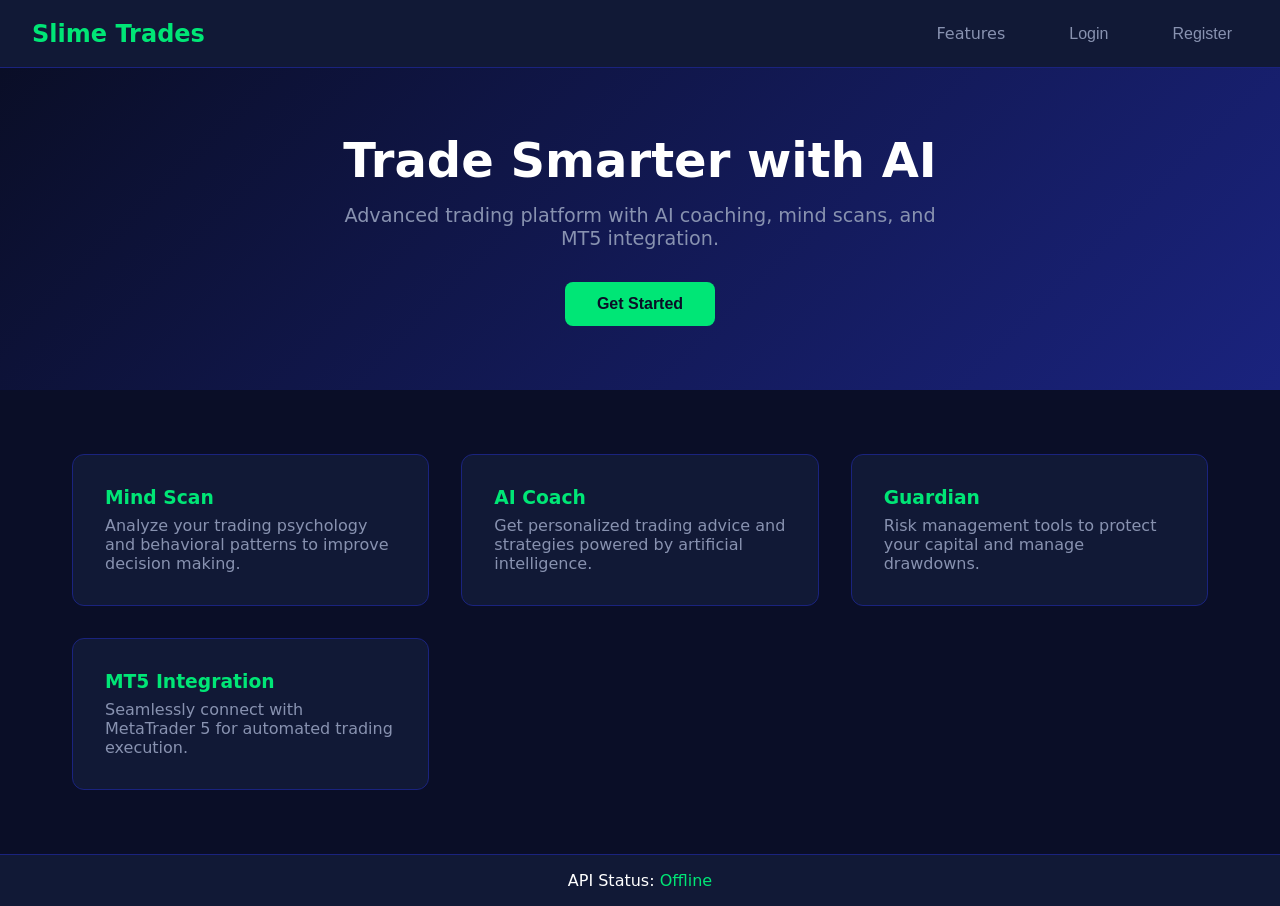
<file: frontend/index.html>
<!DOCTYPE html>
<html lang="en">
<head>
    <meta charset="UTF-8">
    <meta name="viewport" content="width=device-width, initial-scale=1.0">
    <title>Slime Trades</title>
    <style>
        * { margin: 0; padding: 0; box-sizing: border-box; }
        body {
            font-family: 'Segoe UI', system-ui, sans-serif;
            background: #0a0e27;
            color: #fff;
            min-height: 100vh;
        }
        .navbar {
            background: #111936;
            padding: 1rem 2rem;
            display: flex;
            justify-content: space-between;
            align-items: center;
            border-bottom: 1px solid #1a237e;
            position: relative;
            z-index: 100;
        }
        .logo { font-size: 1.5rem; font-weight: bold; color: #00e676; }
        .nav-links {
            display: flex;
            gap: 2rem;
        }
        .nav-links a, .nav-links button {
            color: #8892b0;
            text-decoration: none;
            background: none;
            border: none;
            font-size: 1rem;
            cursor: pointer;
            transition: color 0.3s;
            padding: 0.5rem 1rem;
        }
        .nav-links a:hover, .nav-links button:hover { color: #00e676; }
        .hero {
            text-align: center;
            padding: 4rem 2rem;
            background: linear-gradient(135deg, #0a0e27 0%, #1a237e 100%);
        }
        .hero h1 { font-size: 3rem; margin-bottom: 1rem; }
        .hero p { color: #8892b0; font-size: 1.2rem; max-width: 600px; margin: 0 auto 2rem; }
        .btn {
            background: #00e676;
            color: #0a0e27;
            padding: 0.8rem 2rem;
            border: none;
            border-radius: 8px;
            font-size: 1rem;
            font-weight: bold;
            cursor: pointer;
            transition: transform 0.2s;
        }
        .btn:hover { transform: scale(1.05); }
        .features {
            display: grid;
            grid-template-columns: repeat(auto-fit, minmax(280px, 1fr));
            gap: 2rem;
            padding: 4rem 2rem;
            max-width: 1200px;
            margin: 0 auto;
        }
        .feature-card {
            background: #111936;
            padding: 2rem;
            border-radius: 12px;
            border: 1px solid #1a237e;
            transition: transform 0.3s, border-color 0.3s;
        }
        .feature-card:hover {
            transform: translateY(-5px);
            border-color: #00e676;
        }
        .feature-card h3 { color: #00e676; margin-bottom: 0.5rem; }
        .feature-card p { color: #8892b0; }
        .status-bar {
            background: #111936;
            padding: 1rem 2rem;
            text-align: center;
            border-top: 1px solid #1a237e;
        }
        #api-status { color: #00e676; }
        .hidden { display: none !important; }
        .modal {
            position: fixed;
            top: 0; left: 0; width: 100%; height: 100%;
            background: rgba(0,0,0,0.8);
            display: flex; justify-content: center; align-items: center;
            z-index: 1000;
        }
        .modal-content {
            background: #111936;
            padding: 2rem;
            border-radius: 12px;
            width: 90%; max-width: 400px;
            border: 1px solid #1a237e;
        }
        .modal-content input {
            width: 100%;
            padding: 0.8rem;
            margin: 0.5rem 0;
            background: #0a0e27;
            border: 1px solid #1a237e;
            color: #fff;
            border-radius: 6px;
        }
        .modal-content button {
            width: 100%;
            padding: 0.8rem;
            margin-top: 1rem;
            background: #00e676;
            color: #0a0e27;
            border: none;
            border-radius: 6px;
            font-weight: bold;
            cursor: pointer;
        }
        .close-btn {
            float: right;
            font-size: 1.5rem;
            cursor: pointer;
            color: #8892b0;
        }
    </style>
</head>
<body>
    <nav class="navbar">
        <div class="logo"> Slime Trades</div>
        <div class="nav-links">
            <a href="#features">Features</a>
            <button id="loginBtnNav">Login</button>
            <button id="registerBtnNav">Register</button>
        </div>
    </nav>

    <section class="hero">
        <h1>Trade Smarter with AI</h1>
        <p>Advanced trading platform with AI coaching, mind scans, and MT5 integration.</p>
        <button class="btn" id="getStartedBtn">Get Started</button>
    </section>

    <section class="features" id="features">
        <div class="feature-card">
            <h3> Mind Scan</h3>
            <p>Analyze your trading psychology and behavioral patterns to improve decision making.</p>
        </div>
        <div class="feature-card">
            <h3> AI Coach</h3>
            <p>Get personalized trading advice and strategies powered by artificial intelligence.</p>
        </div>
        <div class="feature-card">
            <h3> Guardian</h3>
            <p>Risk management tools to protect your capital and manage drawdowns.</p>
        </div>
        <div class="feature-card">
            <h3> MT5 Integration</h3>
            <p>Seamlessly connect with MetaTrader 5 for automated trading execution.</p>
        </div>
    </section>

    <div class="status-bar">
        API Status: <span id="api-status">Checking...</span>
    </div>

    <div id="loginModal" class="modal hidden">
        <div class="modal-content">
            <span class="close-btn" id="closeLogin">&times;</span>
            <h2>Login</h2>
            <input type="email" id="loginEmail" placeholder="Email">
            <input type="password" id="loginPassword" placeholder="Password">
            <button id="loginBtn">Login</button>
        </div>
    </div>

    <div id="registerModal" class="modal hidden">
        <div class="modal-content">
            <span class="close-btn" id="closeRegister">&times;</span>
            <h2>Register</h2>
            <input type="text" id="regName" placeholder="Full Name">
            <input type="email" id="regEmail" placeholder="Email">
            <input type="password" id="regPassword" placeholder="Password">
            <button id="registerBtn">Create Account</button>
        </div>
    </div>

    <script>
        const API_URL = 'https://slime-trades.onrender.com';

        fetch(`${API_URL}/health`)
            .then(r => r.json())
            .then(() => {
                document.getElementById('api-status').textContent = ' Connected';
            })
            .catch(() => {
                document.getElementById('api-status').textContent = ' Offline';
            });

        function showLogin() {
            document.getElementById('loginModal').classList.remove('hidden');
        }
        function showRegister() {
            document.getElementById('registerModal').classList.remove('hidden');
        }
        function hideModal(id) {
            document.getElementById(id).classList.add('hidden');
        }

        document.getElementById('loginBtnNav').addEventListener('click', showLogin);
        document.getElementById('registerBtnNav').addEventListener('click', showRegister);
        document.getElementById('getStartedBtn').addEventListener('click', showRegister);
        document.getElementById('closeLogin').addEventListener('click', () => hideModal('loginModal'));
        document.getElementById('closeRegister').addEventListener('click', () => hideModal('registerModal'));
        document.getElementById('loginBtn').addEventListener('click', login);
        document.getElementById('registerBtn').addEventListener('click', register);

        window.addEventListener('click', function(e) {
            if (e.target.classList.contains('modal')) {
                e.target.classList.add('hidden');
            }
        });

        function showError(data) {
            if (data.detail) {
                if (typeof data.detail === 'string') return data.detail;
                if (Array.isArray(data.detail)) return data.detail.map(d => d.msg || d).join('\n');
            }
            return JSON.stringify(data);
        }

        async function register() {
            const display_name = document.getElementById('regName').value;
            const email = document.getElementById('regEmail').value;
            const password = document.getElementById('regPassword').value;
            
            try {
                const res = await fetch(`${API_URL}/auth/register`, {
                    method: 'POST',
                    headers: { 'Content-Type': 'application/json' },
                    body: JSON.stringify({ display_name, email, password })
                });
                const data = await res.json();
                if (res.ok) {
                    alert('Account created! Please log in.');
                    hideModal('registerModal');
                    showLogin();
                } else {
                    alert(showError(data));
                }
            } catch (e) {
                alert('Network error: ' + e.message);
            }
        }

        async function login() {
            const email = document.getElementById('loginEmail').value;
            const password = document.getElementById('loginPassword').value;
            
            try {
                const res = await fetch(`${API_URL}/auth/login`, {
                    method: 'POST',
                    headers: { 'Content-Type': 'application/json' },
                    body: JSON.stringify({ email, password })
                });
                const data = await res.json();
                if (res.ok) {
                    localStorage.setItem('token', data.access_token);
                    alert('Login successful!');
window.location.href = 'dashboard.html';
                    hideModal('loginModal');
                } else {
                    alert(showError(data));
                }
            } catch (e) {
                alert('Network error: ' + e.message);
            }
        }
    </script>
</body>
</html>
</file>
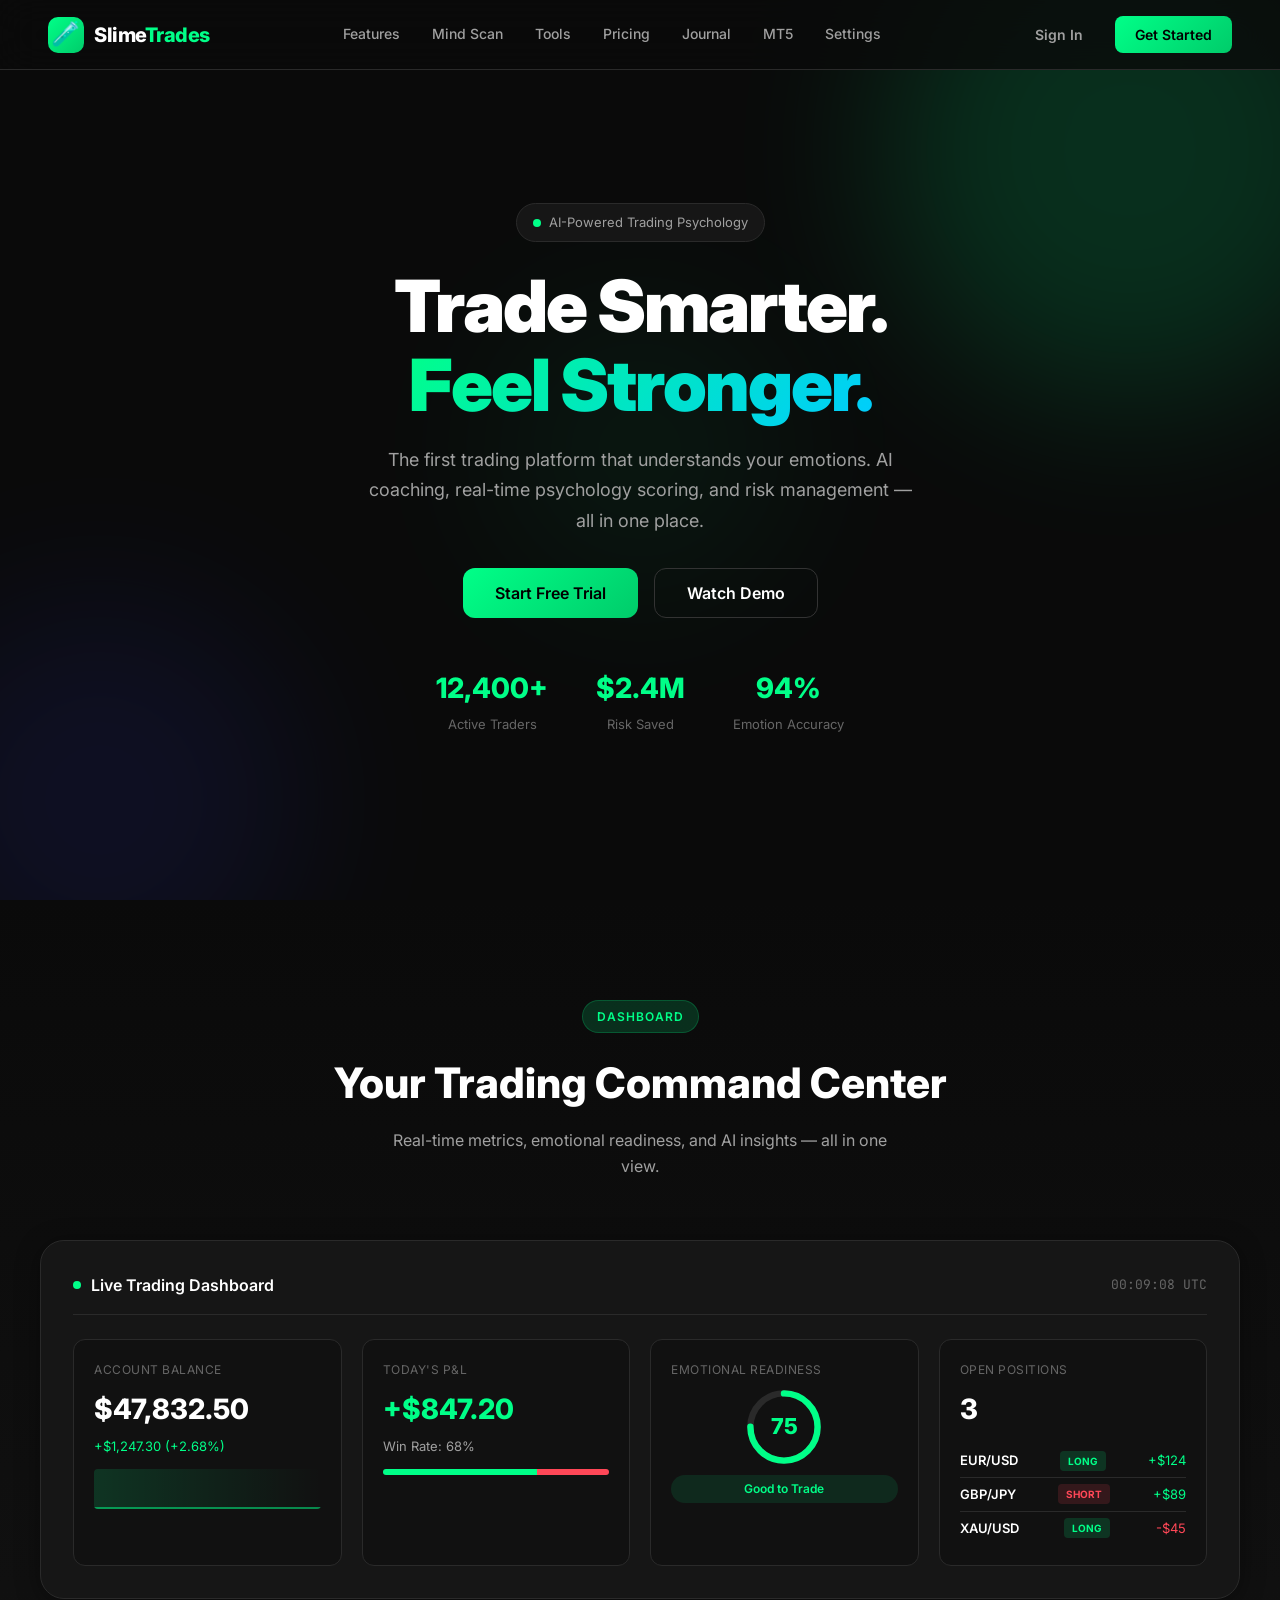
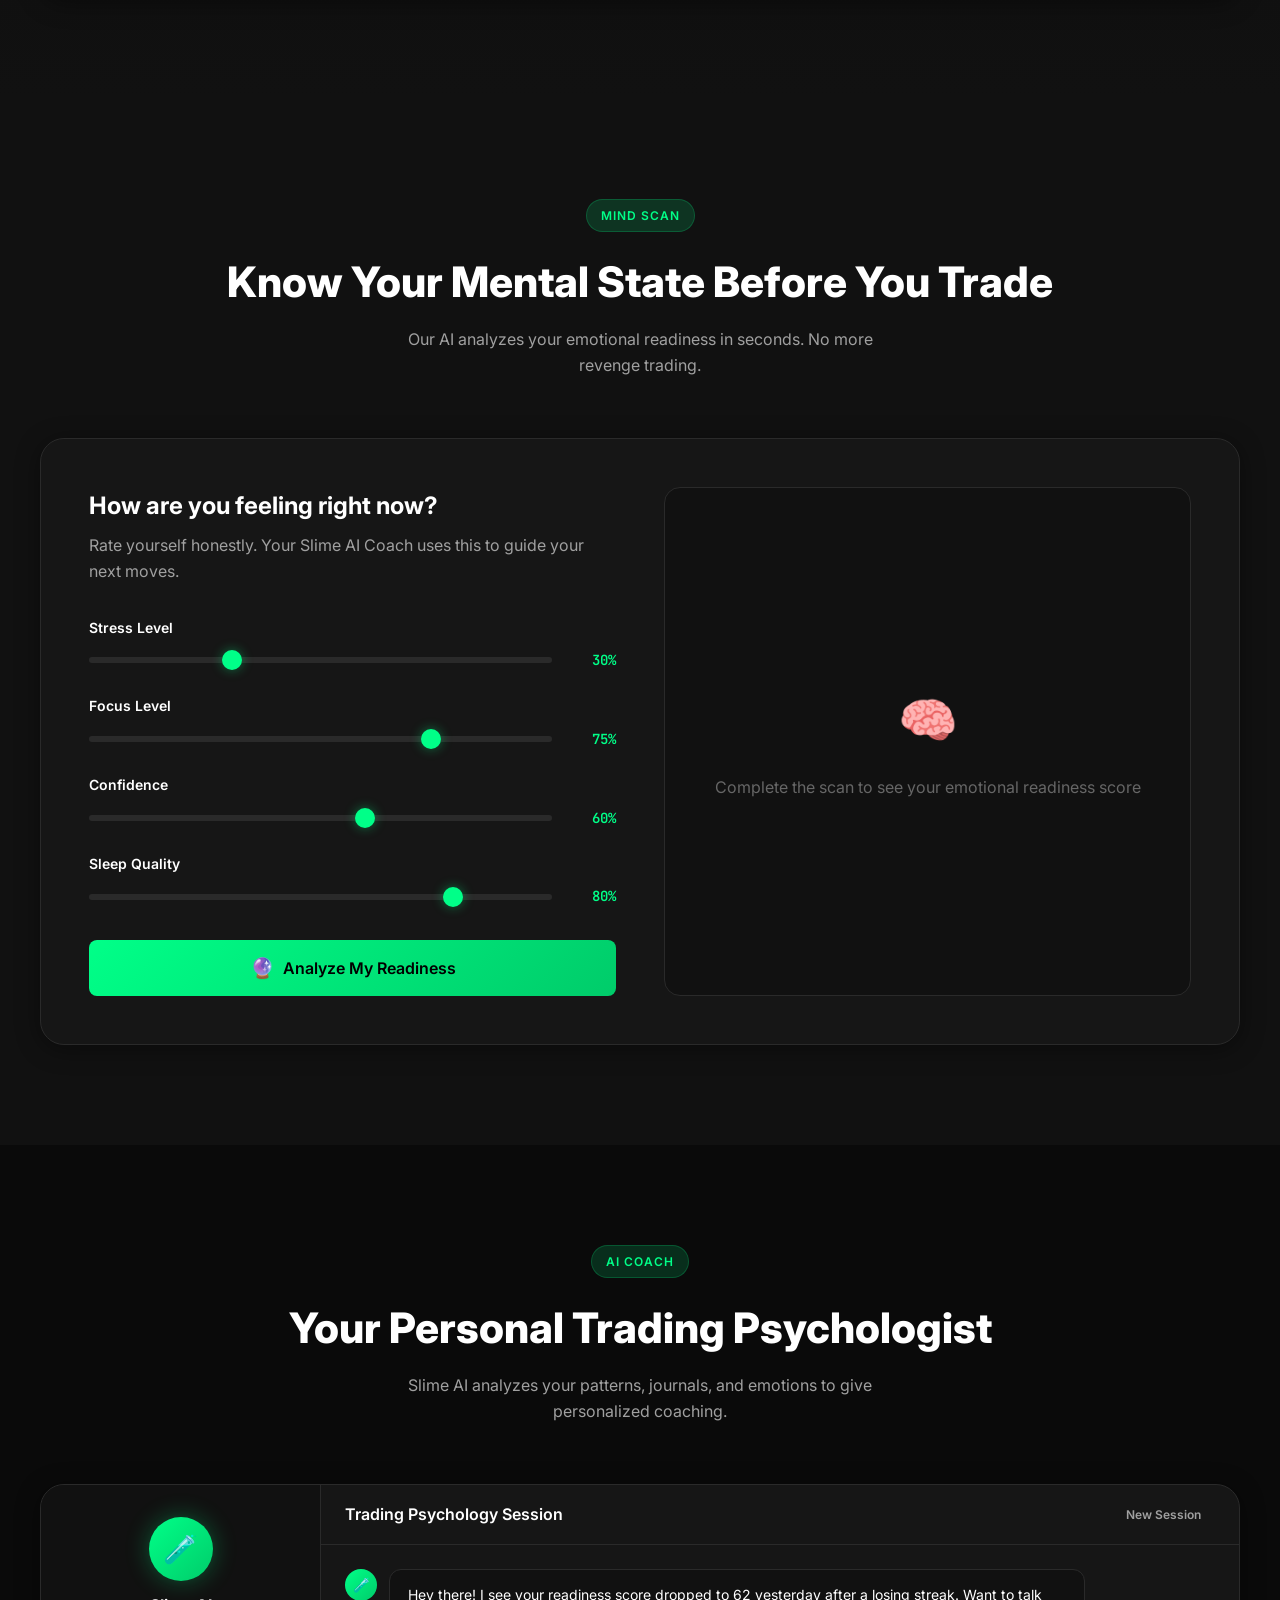
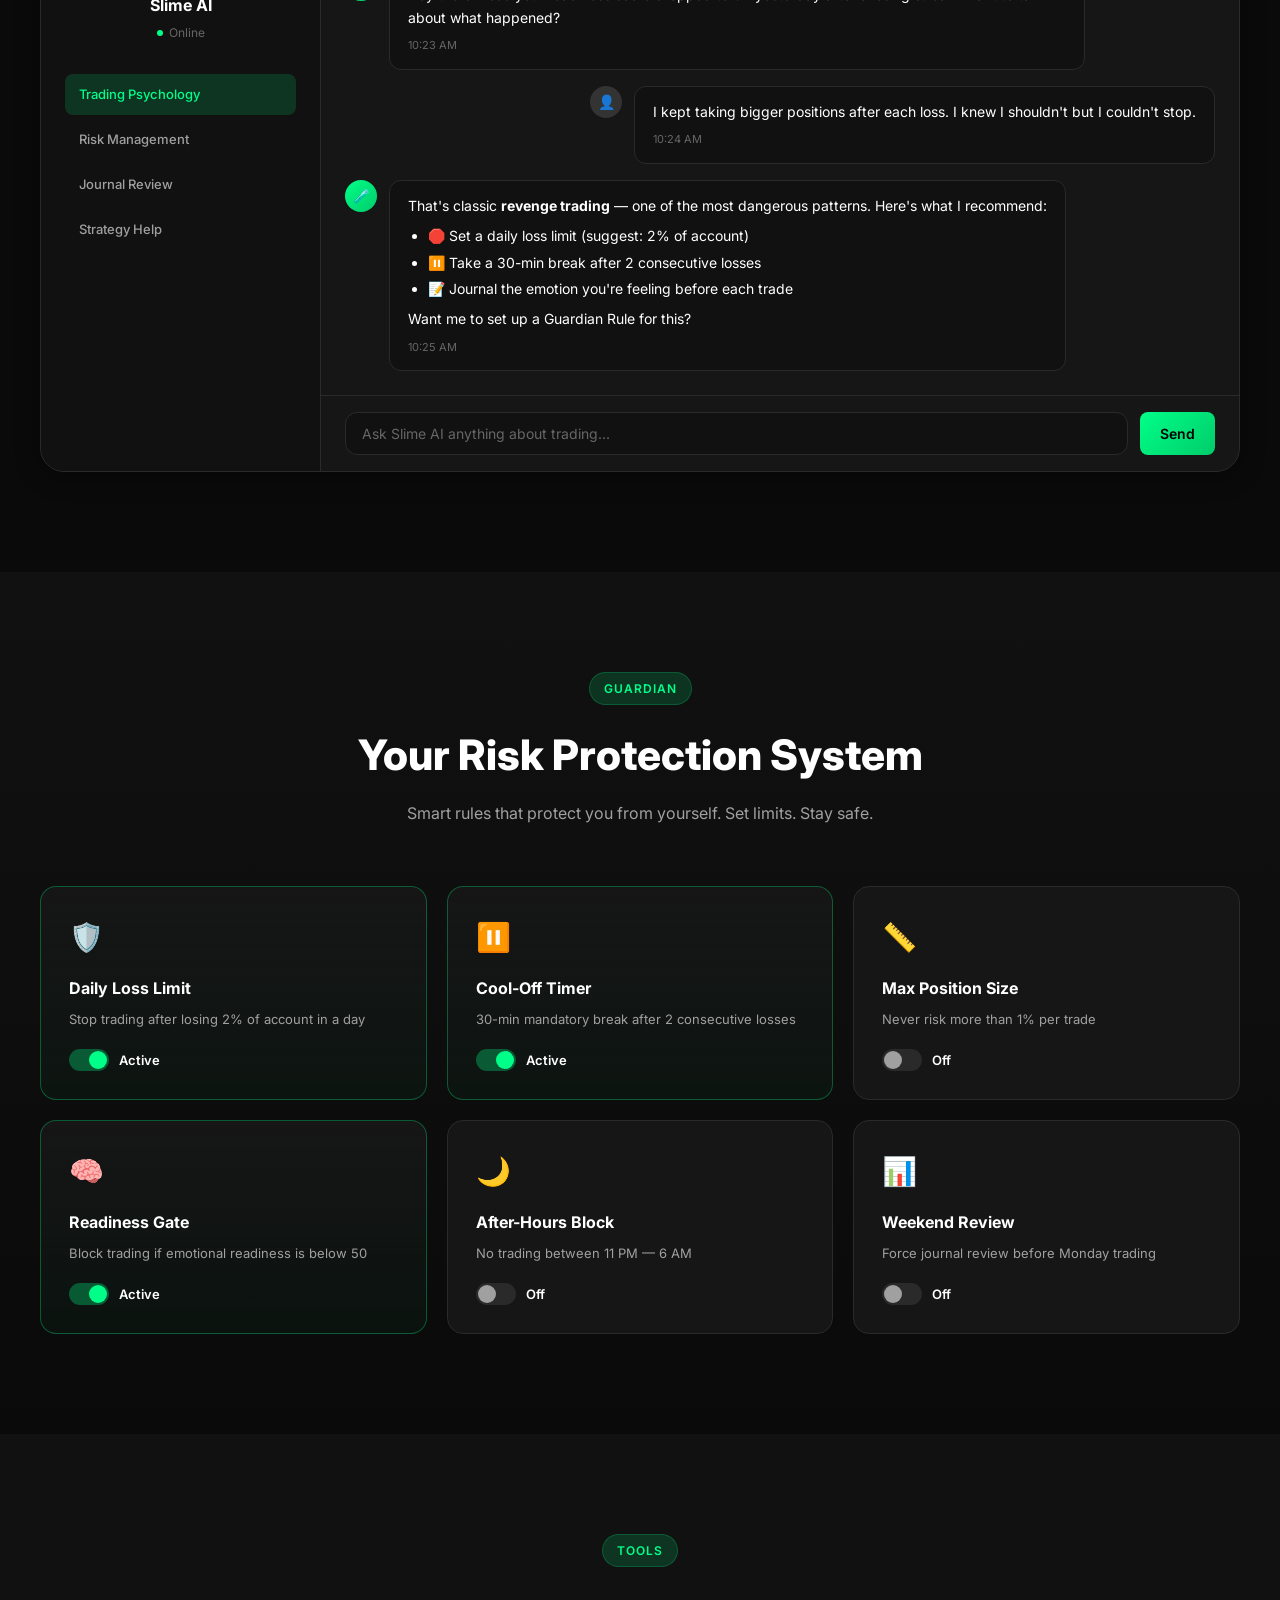
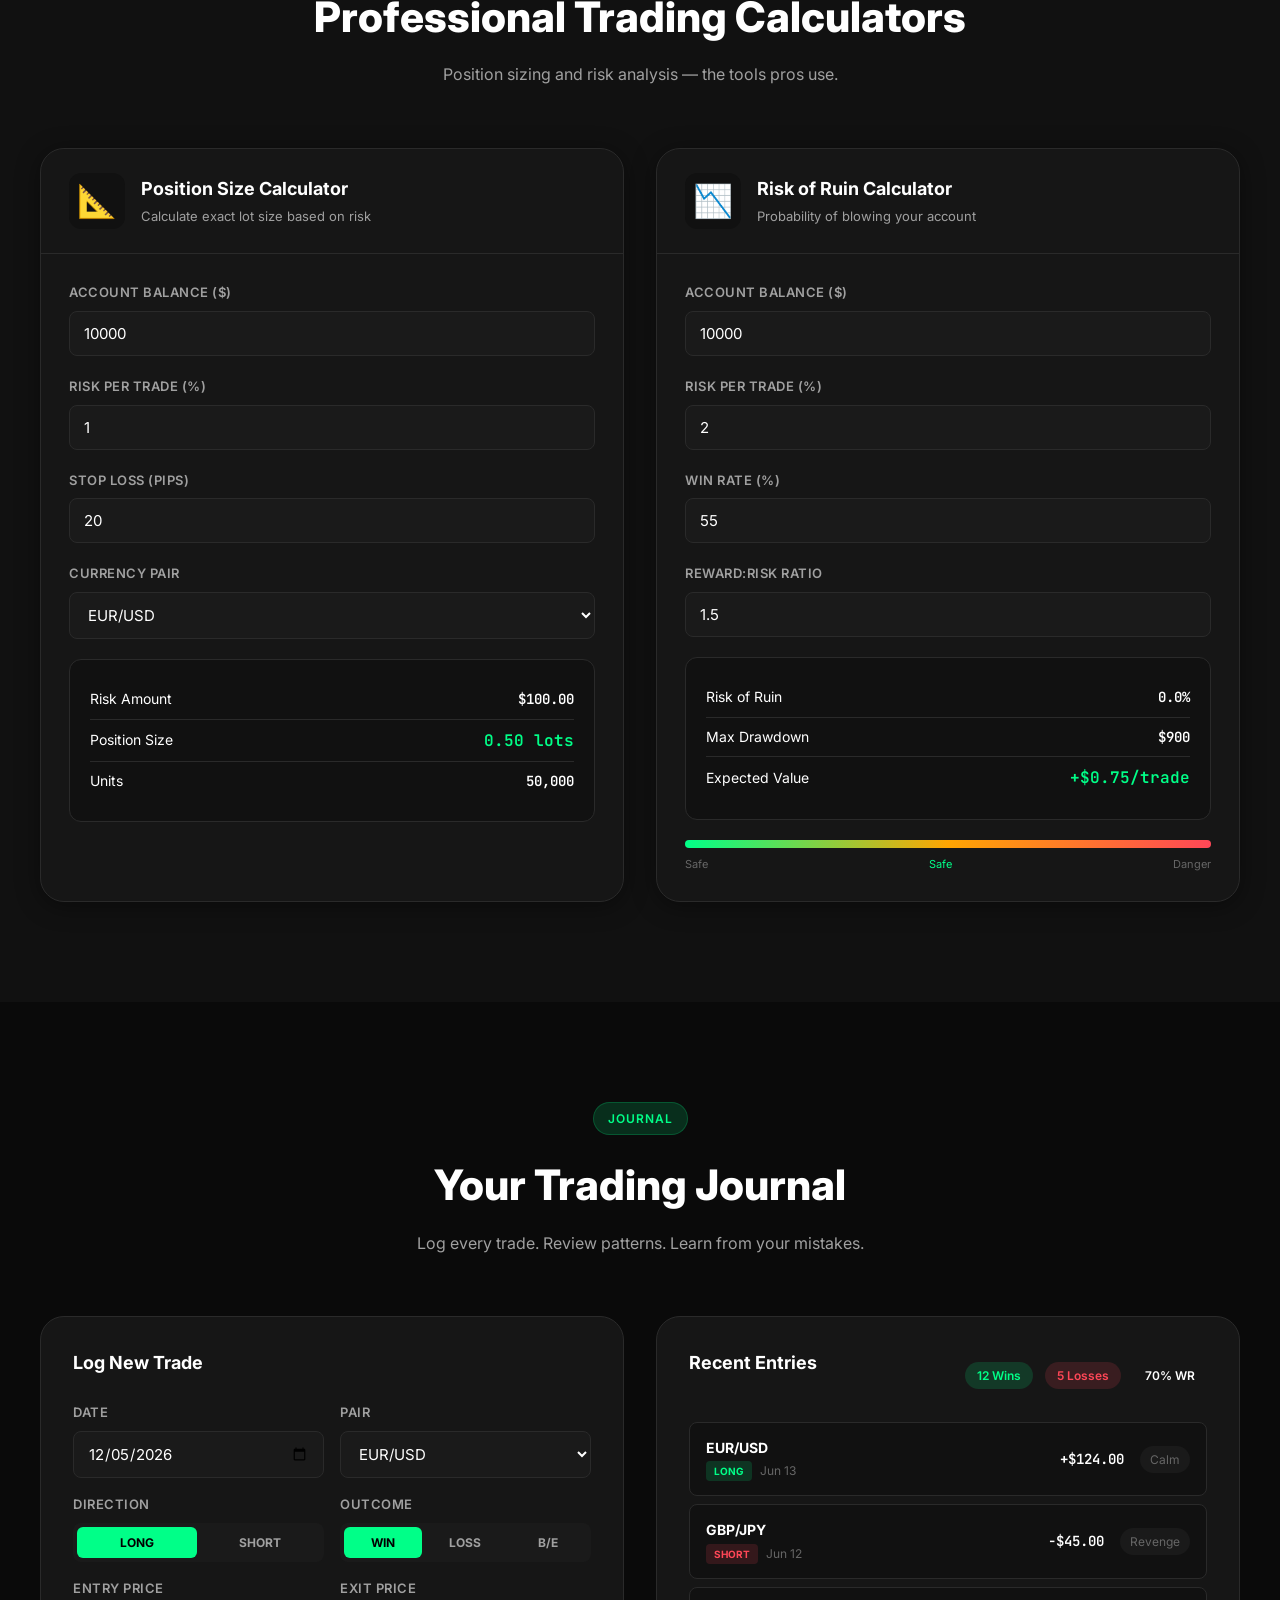
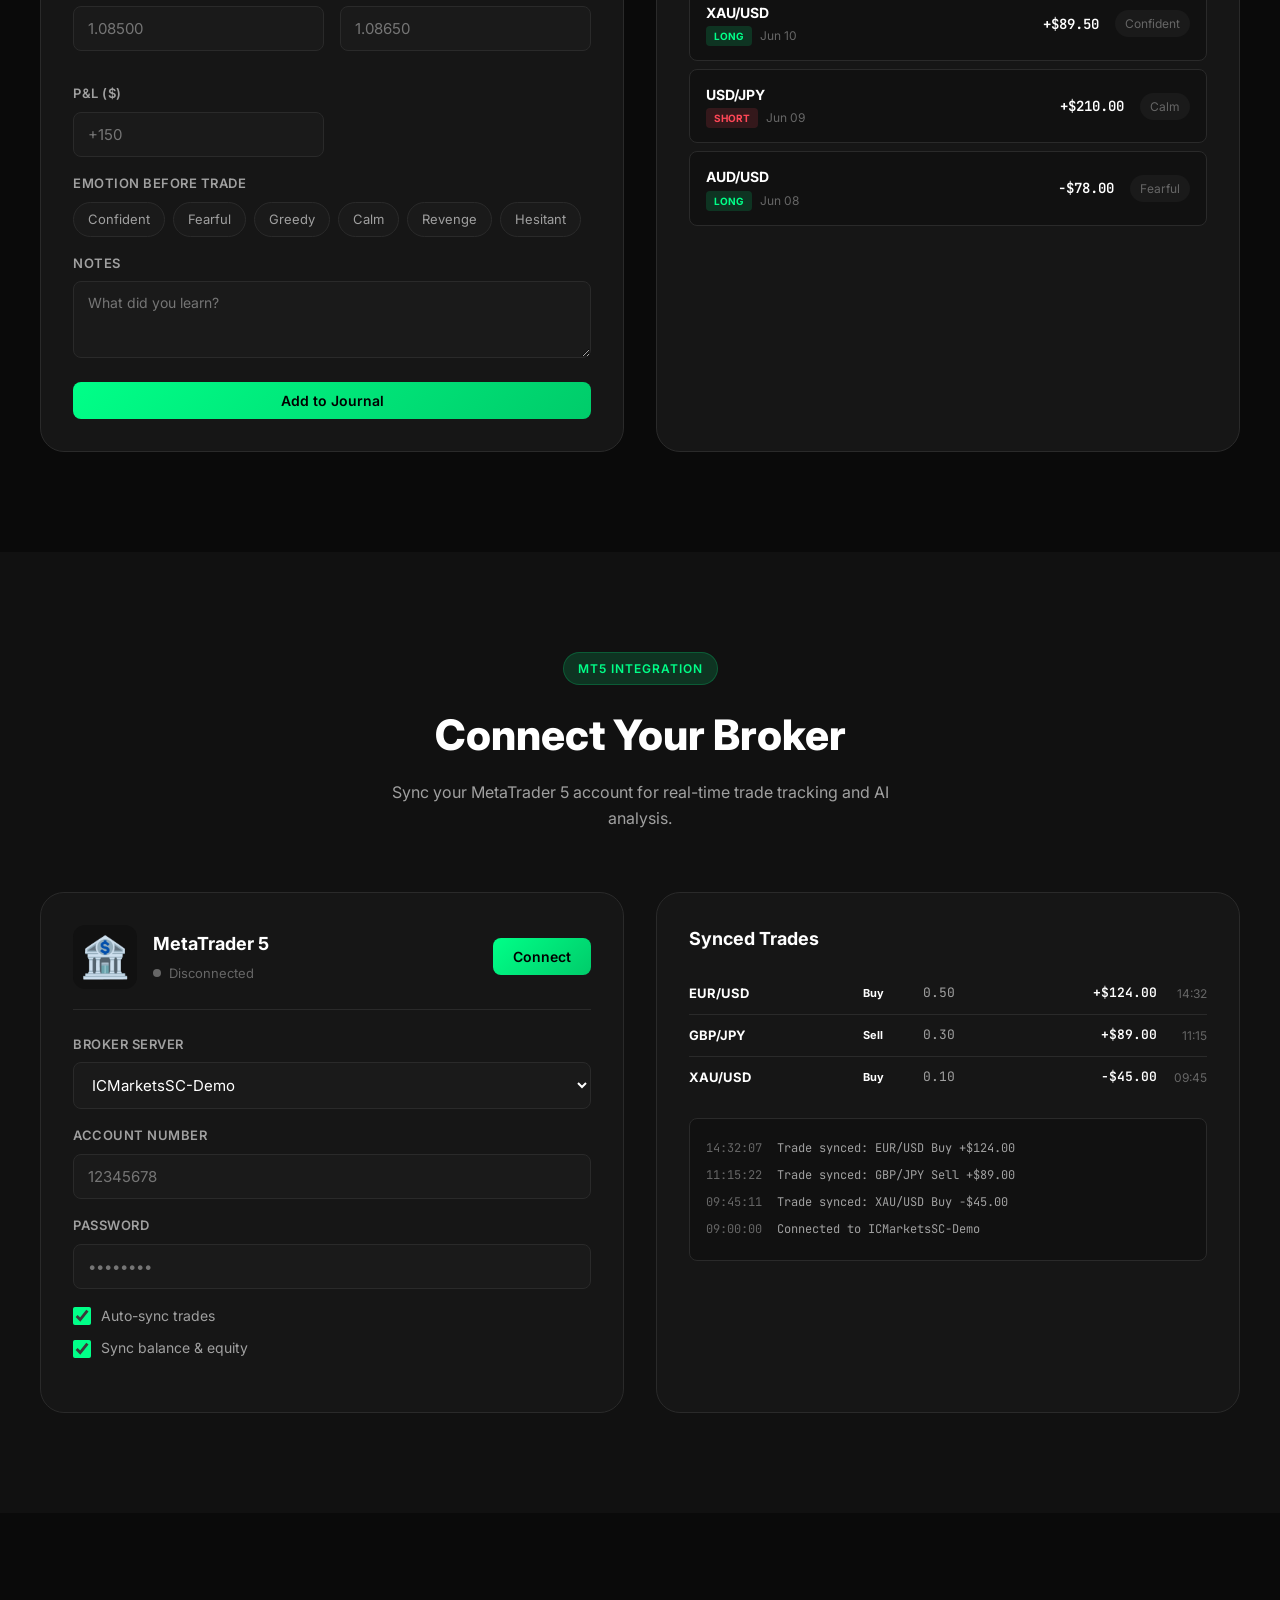
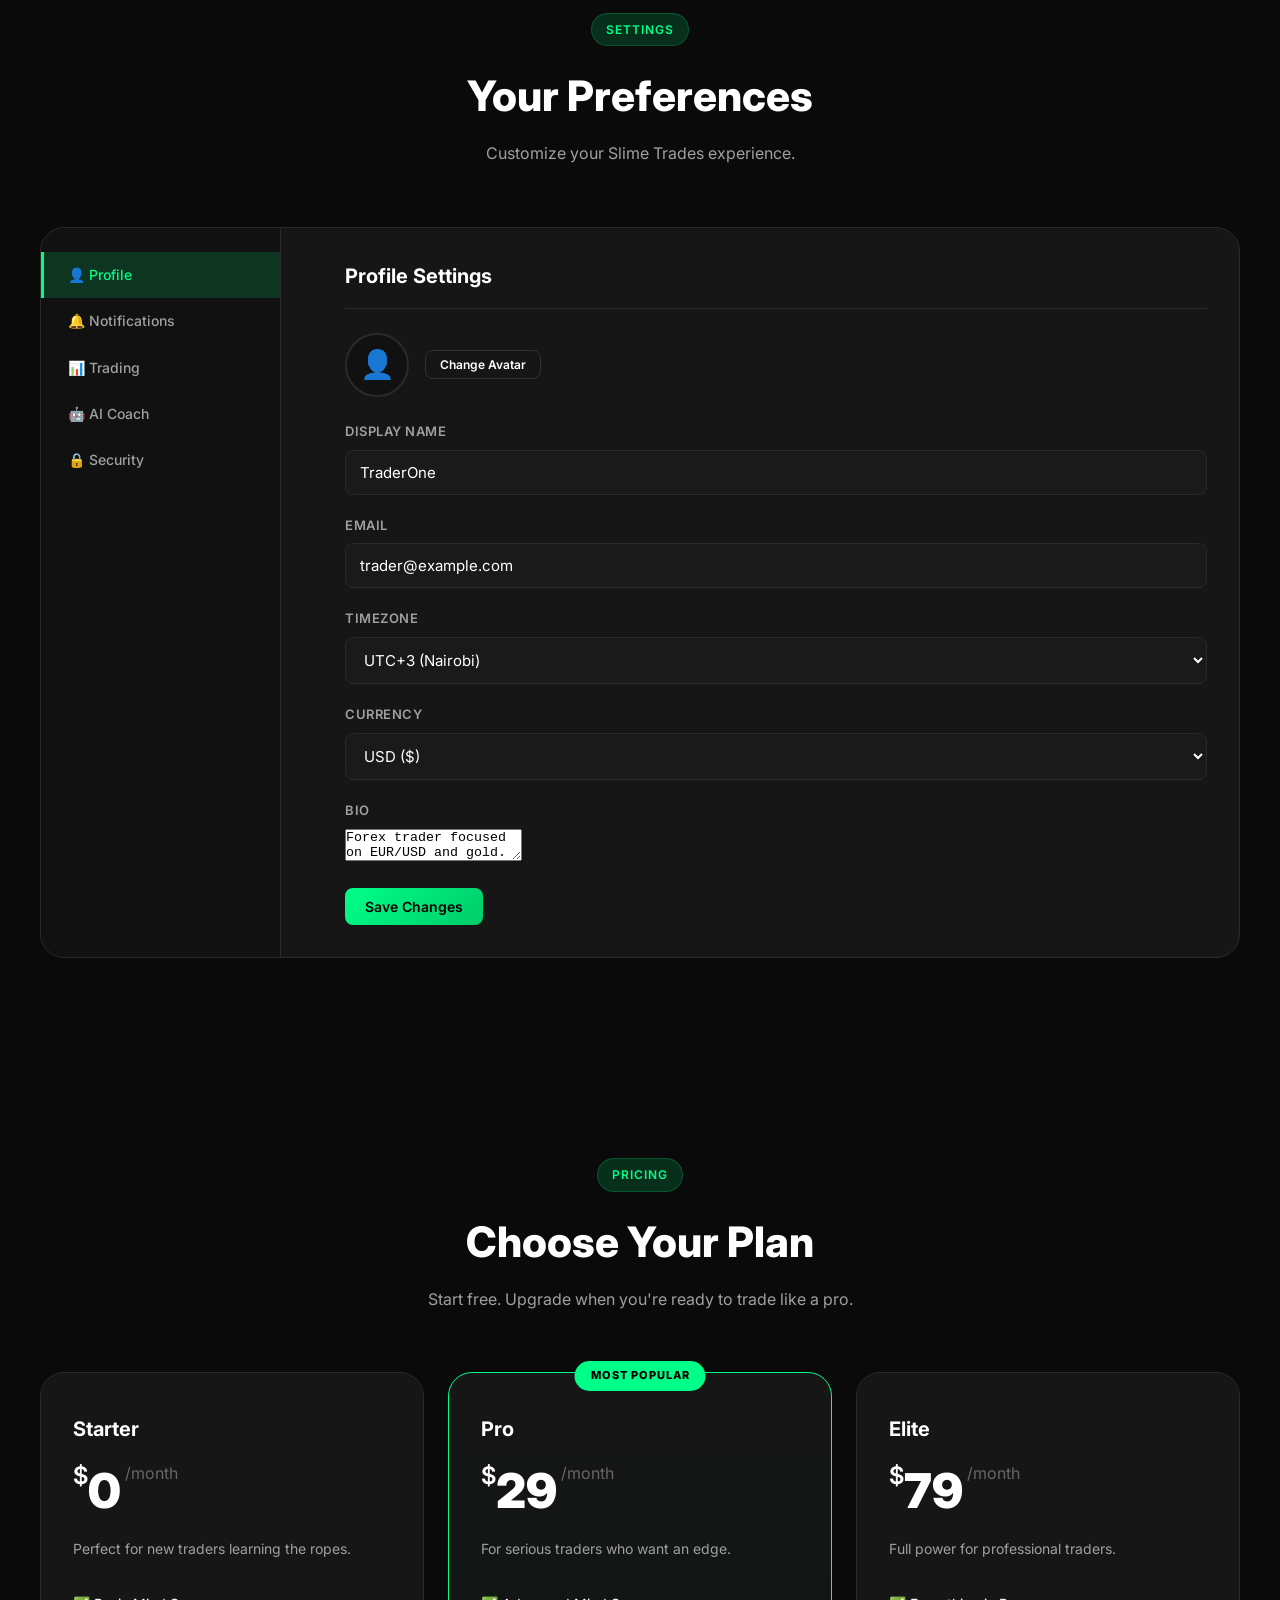
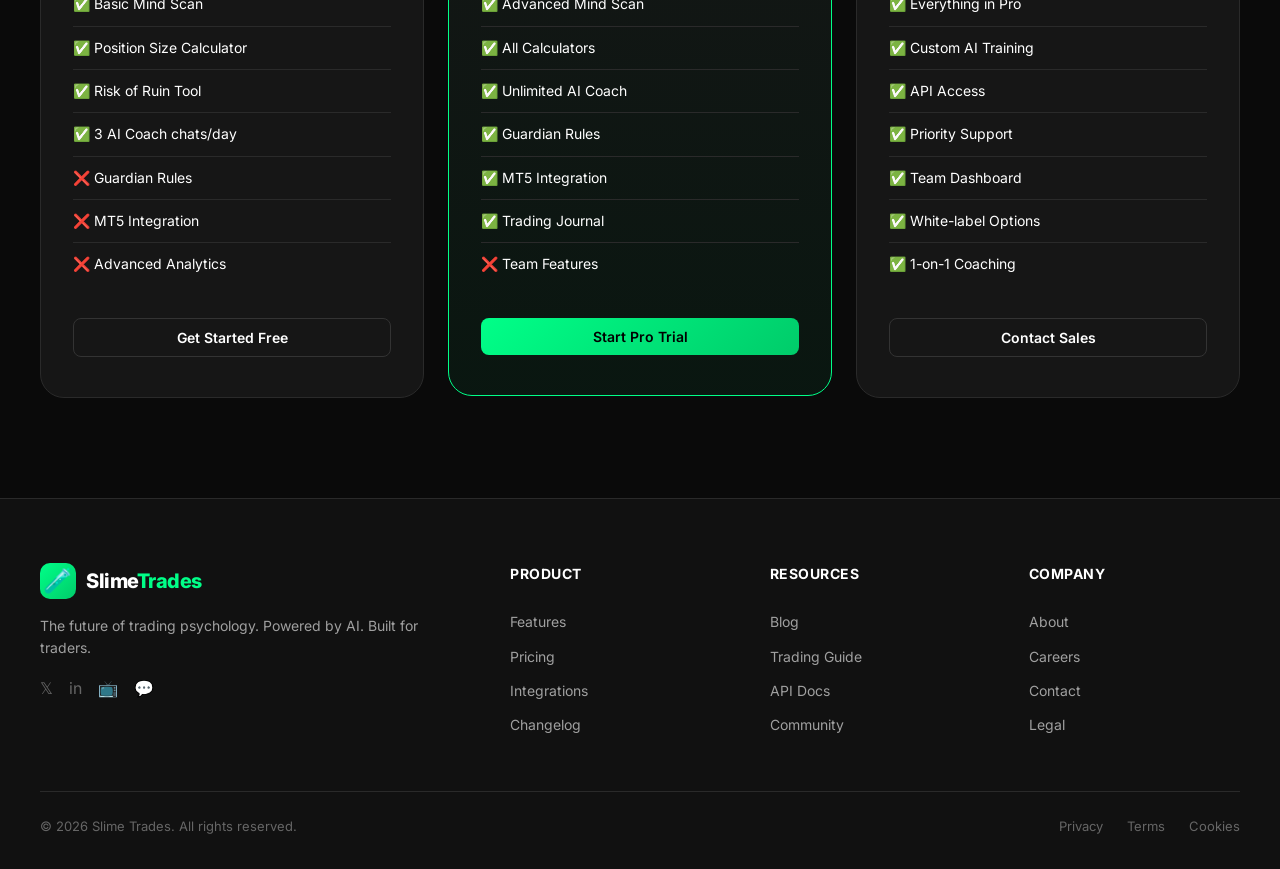
<file: prototype/index.html>
<!DOCTYPE html>
<html lang="en">
<head>
    <meta charset="UTF-8">
    <meta name="viewport" content="width=device-width, initial-scale=1.0">
    <title>Slime Trades — Trade Smarter. Feel Stronger.</title>
    <link rel="stylesheet" href="style.css">
    <link href="https://fonts.googleapis.com/css2?family=Inter:wght@300;400;500;600;700;800;900&family=JetBrains+Mono:wght@400;500;600&display=swap" rel="stylesheet">
</head>
<body>
    <!-- Navigation -->
    <nav class="navbar">
        <div class="nav-brand">
            <div class="logo-icon">🧪</div>
            <span class="logo-text">Slime<span class="logo-accent">Trades</span></span>
        </div>
        <div class="nav-links">
            <a href="#features">Features</a>
            <a href="#mindscan">Mind Scan</a>
            <a href="#calculator">Tools</a>
            <a href="#pricing">Pricing</a>
            <a href="#journal">Journal</a>
            <a href="#mt5">MT5</a>
            <a href="#settings">Settings</a>
        </div>
        <div class="nav-actions">
            <button class="btn btn-ghost">Sign In</button>
            <button class="btn btn-primary">Get Started</button>
        </div>
    </nav>

    <!-- Hero Section -->
    <section class="hero">
        <div class="hero-bg">
            <div class="blob blob-1"></div>
            <div class="blob blob-2"></div>
            <div class="blob blob-3"></div>
        </div>
        <div class="hero-content">
            <div class="badge">
                <span class="badge-dot"></span>
                AI-Powered Trading Psychology
            </div>
            <h1 class="hero-title">
                Trade Smarter.<br>
                <span class="gradient-text">Feel Stronger.</span>
            </h1>
            <p class="hero-subtitle">
                The first trading platform that understands your emotions. 
                AI coaching, real-time psychology scoring, and risk management — all in one place.
            </p>
            <div class="hero-cta">
                <button class="btn btn-primary btn-lg">Start Free Trial</button>
                <button class="btn btn-outline btn-lg">Watch Demo</button>
            </div>
            <div class="hero-stats">
                <div class="stat">
                    <span class="stat-value">12,400+</span>
                    <span class="stat-label">Active Traders</span>
                </div>
                <div class="stat">
                    <span class="stat-value">$2.4M</span>
                    <span class="stat-label">Risk Saved</span>
                </div>
                <div class="stat">
                    <span class="stat-value">94%</span>
                    <span class="stat-label">Emotion Accuracy</span>
                </div>
            </div>
        </div>
    </section>

    <!-- Dashboard Preview -->
    <section class="section dashboard-section" id="dashboard">
        <div class="container">
            <div class="section-header">
                <span class="section-tag">Dashboard</span>
                <h2>Your Trading Command Center</h2>
                <p>Real-time metrics, emotional readiness, and AI insights — all in one view.</p>
            </div>
            <div class="dashboard-card">
                <div class="dashboard-header">
                    <div class="dashboard-title">
                        <span class="live-dot"></span>
                        Live Trading Dashboard
                    </div>
                    <div class="dashboard-time">14:32:07 UTC</div>
                </div>
                <div class="dashboard-grid">
                    <div class="dash-widget balance-widget">
                        <div class="widget-label">Account Balance</div>
                        <div class="widget-value">$47,832.50</div>
                        <div class="widget-change positive">+$1,247.30 (+2.68%)</div>
                        <div class="mini-chart" id="balanceChart"></div>
                    </div>
                    <div class="dash-widget pnl-widget">
                        <div class="widget-label">Today's P&L</div>
                        <div class="widget-value positive">+$847.20</div>
                        <div class="widget-change">Win Rate: 68%</div>
                        <div class="pnl-bars">
                            <div class="pnl-bar win" style="width:68%"></div>
                            <div class="pnl-bar loss" style="width:32%"></div>
                        </div>
                    </div>
                    <div class="dash-widget readiness-widget">
                        <div class="widget-label">Emotional Readiness</div>
                        <div class="readiness-ring">
                            <svg viewBox="0 0 100 100">
                                <circle class="ring-bg" cx="50" cy="50" r="42"/>
                                <circle class="ring-progress" cx="50" cy="50" r="42" stroke-dasharray="264" stroke-dashoffset="66"/>
                            </svg>
                            <div class="readiness-score">75</div>
                        </div>
                        <div class="readiness-label good">Good to Trade</div>
                    </div>
                    <div class="dash-widget trades-widget">
                        <div class="widget-label">Open Positions</div>
                        <div class="widget-value">3</div>
                        <div class="trade-list">
                            <div class="trade-item">
                                <span class="trade-pair">EUR/USD</span>
                                <span class="trade-dir long">LONG</span>
                                <span class="trade-pnl positive">+$124</span>
                            </div>
                            <div class="trade-item">
                                <span class="trade-pair">GBP/JPY</span>
                                <span class="trade-dir short">SHORT</span>
                                <span class="trade-pnl positive">+$89</span>
                            </div>
                            <div class="trade-item">
                                <span class="trade-pair">XAU/USD</span>
                                <span class="trade-dir long">LONG</span>
                                <span class="trade-pnl negative">-$45</span>
                            </div>
                        </div>
                    </div>
                </div>
            </div>
        </div>
    </section>

    <!-- Mind Scan Section -->
    <section class="section mindscan-section" id="mindscan">
        <div class="container">
            <div class="section-header">
                <span class="section-tag">Mind Scan</span>
                <h2>Know Your Mental State Before You Trade</h2>
                <p>Our AI analyzes your emotional readiness in seconds. No more revenge trading.</p>
            </div>
            <div class="mindscan-card">
                <div class="mindscan-left">
                    <h3>How are you feeling right now?</h3>
                    <p>Rate yourself honestly. Your Slime AI Coach uses this to guide your next moves.</p>

                    <div class="scan-sliders">
                        <div class="slider-group">
                            <label>Stress Level</label>
                            <div class="slider-track">
                                <input type="range" min="0" max="100" value="30" id="stressSlider">
                                <div class="slider-value" id="stressValue">30%</div>
                            </div>
                        </div>
                        <div class="slider-group">
                            <label>Focus Level</label>
                            <div class="slider-track">
                                <input type="range" min="0" max="100" value="75" id="focusSlider">
                                <div class="slider-value" id="focusValue">75%</div>
                            </div>
                        </div>
                        <div class="slider-group">
                            <label>Confidence</label>
                            <div class="slider-track">
                                <input type="range" min="0" max="100" value="60" id="confidenceSlider">
                                <div class="slider-value" id="confidenceValue">60%</div>
                            </div>
                        </div>
                        <div class="slider-group">
                            <label>Sleep Quality</label>
                            <div class="slider-track">
                                <input type="range" min="0" max="100" value="80" id="sleepSlider">
                                <div class="slider-value" id="sleepValue">80%</div>
                            </div>
                        </div>
                    </div>

                    <button class="btn btn-primary btn-scan" id="scanBtn">
                        <span class="scan-icon">🔮</span>
                        Analyze My Readiness
                    </button>
                </div>

                <div class="mindscan-right">
                    <div class="scan-result" id="scanResult">
                        <div class="result-placeholder">
                            <div class="result-icon">🧠</div>
                            <p>Complete the scan to see your emotional readiness score</p>
                        </div>
                    </div>
                </div>
            </div>
        </div>
    </section>

    <!-- AI Coach Section -->
    <section class="section coach-section" id="coach">
        <div class="container">
            <div class="section-header">
                <span class="section-tag">AI Coach</span>
                <h2>Your Personal Trading Psychologist</h2>
                <p>Slime AI analyzes your patterns, journals, and emotions to give personalized coaching.</p>
            </div>
            <div class="coach-card">
                <div class="coach-sidebar">
                    <div class="coach-avatar">
                        <div class="avatar-ring">
                            <span>🧪</span>
                        </div>
                        <div class="coach-name">Slime AI</div>
                        <div class="coach-status">
                            <span class="status-dot online"></span>
                            Online
                        </div>
                    </div>
                    <div class="coach-topics">
                        <div class="topic active">Trading Psychology</div>
                        <div class="topic">Risk Management</div>
                        <div class="topic">Journal Review</div>
                        <div class="topic">Strategy Help</div>
                    </div>
                </div>
                <div class="coach-chat">
                    <div class="chat-header">
                        <span>Trading Psychology Session</span>
                        <button class="btn btn-ghost btn-sm">New Session</button>
                    </div>
                    <div class="chat-messages" id="chatMessages">
                        <div class="message ai-message">
                            <div class="message-avatar">🧪</div>
                            <div class="message-bubble">
                                <p>Hey there! I see your readiness score dropped to 62 yesterday after a losing streak. Want to talk about what happened?</p>
                                <span class="message-time">10:23 AM</span>
                            </div>
                        </div>
                        <div class="message user-message">
                            <div class="message-bubble">
                                <p>I kept taking bigger positions after each loss. I knew I shouldn't but I couldn't stop.</p>
                                <span class="message-time">10:24 AM</span>
                            </div>
                            <div class="message-avatar">👤</div>
                        </div>
                        <div class="message ai-message">
                            <div class="message-avatar">🧪</div>
                            <div class="message-bubble">
                                <p>That's classic <strong>revenge trading</strong> — one of the most dangerous patterns. Here's what I recommend:</p>
                                <ul>
                                    <li>🛑 Set a daily loss limit (suggest: 2% of account)</li>
                                    <li>⏸️ Take a 30-min break after 2 consecutive losses</li>
                                    <li>📝 Journal the emotion you're feeling before each trade</li>
                                </ul>
                                <p>Want me to set up a Guardian Rule for this?</p>
                                <span class="message-time">10:25 AM</span>
                            </div>
                        </div>
                    </div>
                    <div class="chat-input">
                        <input type="text" placeholder="Ask Slime AI anything about trading..." id="chatInput">
                        <button class="btn btn-primary" id="sendBtn">Send</button>
                    </div>
                </div>
            </div>
        </div>
    </section>

    <!-- Guardian Rules Section -->
    <section class="section guardian-section" id="guardian">
        <div class="container">
            <div class="section-header">
                <span class="section-tag">Guardian</span>
                <h2>Your Risk Protection System</h2>
                <p>Smart rules that protect you from yourself. Set limits. Stay safe.</p>
            </div>
            <div class="guardian-grid">
                <div class="guardian-card active">
                    <div class="guardian-icon">🛡️</div>
                    <h4>Daily Loss Limit</h4>
                    <p>Stop trading after losing 2% of account in a day</p>
                    <div class="guardian-toggle">
                        <div class="toggle-switch active"></div>
                        <span>Active</span>
                    </div>
                </div>
                <div class="guardian-card active">
                    <div class="guardian-icon">⏸️</div>
                    <h4>Cool-Off Timer</h4>
                    <p>30-min mandatory break after 2 consecutive losses</p>
                    <div class="guardian-toggle">
                        <div class="toggle-switch active"></div>
                        <span>Active</span>
                    </div>
                </div>
                <div class="guardian-card">
                    <div class="guardian-icon">📏</div>
                    <h4>Max Position Size</h4>
                    <p>Never risk more than 1% per trade</p>
                    <div class="guardian-toggle">
                        <div class="toggle-switch"></div>
                        <span>Off</span>
                    </div>
                </div>
                <div class="guardian-card active">
                    <div class="guardian-icon">🧠</div>
                    <h4>Readiness Gate</h4>
                    <p>Block trading if emotional readiness is below 50</p>
                    <div class="guardian-toggle">
                        <div class="toggle-switch active"></div>
                        <span>Active</span>
                    </div>
                </div>
                <div class="guardian-card">
                    <div class="guardian-icon">🌙</div>
                    <h4>After-Hours Block</h4>
                    <p>No trading between 11 PM — 6 AM</p>
                    <div class="guardian-toggle">
                        <div class="toggle-switch"></div>
                        <span>Off</span>
                    </div>
                </div>
                <div class="guardian-card">
                    <div class="guardian-icon">📊</div>
                    <h4>Weekend Review</h4>
                    <p>Force journal review before Monday trading</p>
                    <div class="guardian-toggle">
                        <div class="toggle-switch"></div>
                        <span>Off</span>
                    </div>
                </div>
            </div>
        </div>
    </section>

    <!-- Tools Section -->
    <section class="section tools-section" id="calculator">
        <div class="container">
            <div class="section-header">
                <span class="section-tag">Tools</span>
                <h2>Professional Trading Calculators</h2>
                <p>Position sizing and risk analysis — the tools pros use.</p>
            </div>
            <div class="tools-grid">
                <!-- Position Size Calculator -->
                <div class="tool-card">
                    <div class="tool-header">
                        <div class="tool-icon">📐</div>
                        <div>
                            <h3>Position Size Calculator</h3>
                            <p>Calculate exact lot size based on risk</p>
                        </div>
                    </div>
                    <div class="tool-body">
                        <div class="input-group">
                            <label>Account Balance ($)</label>
                            <input type="number" id="psBalance" value="10000" min="1">
                        </div>
                        <div class="input-group">
                            <label>Risk Per Trade (%)</label>
                            <input type="number" id="psRisk" value="1" min="0.1" max="100" step="0.1">
                        </div>
                        <div class="input-group">
                            <label>Stop Loss (pips)</label>
                            <input type="number" id="psStopLoss" value="20" min="1">
                        </div>
                        <div class="input-group">
                            <label>Currency Pair</label>
                            <select id="psPair">
                                <option value="0.0001">EUR/USD</option>
                                <option value="0.0001">GBP/USD</option>
                                <option value="0.01">USD/JPY</option>
                                <option value="0.0001">AUD/USD</option>
                                <option value="0.01">USD/CHF</option>
                                <option value="0.0001">XAU/USD</option>
                            </select>
                        </div>
                        <div class="tool-result" id="psResult">
                            <div class="result-row">
                                <span>Risk Amount</span>
                                <span class="result-value" id="psRiskAmount">$100.00</span>
                            </div>
                            <div class="result-row">
                                <span>Position Size</span>
                                <span class="result-value highlight" id="psLotSize">0.50 lots</span>
                            </div>
                            <div class="result-row">
                                <span>Units</span>
                                <span class="result-value" id="psUnits">50,000</span>
                            </div>
                        </div>
                    </div>
                </div>

                <!-- Risk of Ruin Calculator -->
                <div class="tool-card">
                    <div class="tool-header">
                        <div class="tool-icon">📉</div>
                        <div>
                            <h3>Risk of Ruin Calculator</h3>
                            <p>Probability of blowing your account</p>
                        </div>
                    </div>
                    <div class="tool-body">
                        <div class="input-group">
                            <label>Account Balance ($)</label>
                            <input type="number" id="rorBalance" value="10000" min="1">
                        </div>
                        <div class="input-group">
                            <label>Risk Per Trade (%)</label>
                            <input type="number" id="rorRisk" value="2" min="0.1" max="100" step="0.1">
                        </div>
                        <div class="input-group">
                            <label>Win Rate (%)</label>
                            <input type="number" id="rorWinRate" value="55" min="1" max="99" step="1">
                        </div>
                        <div class="input-group">
                            <label>Reward:Risk Ratio</label>
                            <input type="number" id="rorRR" value="1.5" min="0.1" step="0.1">
                        </div>
                        <div class="tool-result" id="rorResult">
                            <div class="result-row">
                                <span>Risk of Ruin</span>
                                <span class="result-value" id="rorProbability">12.4%</span>
                            </div>
                            <div class="result-row">
                                <span>Max Drawdown</span>
                                <span class="result-value" id="rorDrawdown">$2,480</span>
                            </div>
                            <div class="result-row">
                                <span>Expected Value</span>
                                <span class="result-value highlight" id="rorExpected">+$0.50/trade</span>
                            </div>
                        </div>
                        <div class="risk-visual" id="riskVisual">
                            <div class="risk-bar">
                                <div class="risk-fill" id="riskFill" style="width:12.4%"></div>
                            </div>
                            <div class="risk-labels">
                                <span>Safe</span>
                                <span id="riskLabel">Low Risk</span>
                                <span>Danger</span>
                            </div>
                        </div>
                    </div>
                </div>
            </div>
        </div>
    </section>


    <!-- Trading Journal Section -->
    <section class="section journal-section" id="journal">
        <div class="container">
            <div class="section-header">
                <span class="section-tag">Journal</span>
                <h2>Your Trading Journal</h2>
                <p>Log every trade. Review patterns. Learn from your mistakes.</p>
            </div>
            <div class="journal-layout">
                <div class="journal-form-card">
                    <h3>Log New Trade</h3>
                    <div class="journal-form">
                        <div class="form-row">
                            <div class="input-group">
                                <label>Date</label>
                                <input type="date" id="jDate">
                            </div>
                            <div class="input-group">
                                <label>Pair</label>
                                <select id="jPair">
                                    <option>EUR/USD</option>
                                    <option>GBP/USD</option>
                                    <option>USD/JPY</option>
                                    <option>XAU/USD</option>
                                    <option>AUD/USD</option>
                                </select>
                            </div>
                        </div>
                        <div class="form-row">
                            <div class="input-group">
                                <label>Direction</label>
                                <div class="direction-toggle">
                                    <button class="dir-btn active" data-dir="LONG">LONG</button>
                                    <button class="dir-btn" data-dir="SHORT">SHORT</button>
                                </div>
                            </div>
                            <div class="input-group">
                                <label>Outcome</label>
                                <div class="outcome-toggle">
                                    <button class="out-btn active" data-out="WIN">WIN</button>
                                    <button class="out-btn" data-out="LOSS">LOSS</button>
                                    <button class="out-btn" data-out="BE">B/E</button>
                                </div>
                            </div>
                        </div>
                        <div class="form-row">
                            <div class="input-group">
                                <label>Entry Price</label>
                                <input type="number" step="0.00001" id="jEntry" placeholder="1.08500">
                            </div>
                            <div class="input-group">
                                <label>Exit Price</label>
                                <input type="number" step="0.00001" id="jExit" placeholder="1.08650">
                            </div>
                            <div class="input-group">
                                <label>P&L ($)</label>
                                <input type="number" id="jPnl" placeholder="+150">
                            </div>
                        </div>
                        <div class="input-group">
                            <label>Emotion Before Trade</label>
                            <div class="emotion-tags">
                                <span class="emotion-tag" data-emotion="Confident">Confident</span>
                                <span class="emotion-tag" data-emotion="Fearful">Fearful</span>
                                <span class="emotion-tag" data-emotion="Greedy">Greedy</span>
                                <span class="emotion-tag" data-emotion="Calm">Calm</span>
                                <span class="emotion-tag" data-emotion="Revenge">Revenge</span>
                                <span class="emotion-tag" data-emotion="Hesitant">Hesitant</span>
                            </div>
                        </div>
                        <div class="input-group">
                            <label>Notes</label>
                            <textarea id="jNotes" rows="3" placeholder="What did you learn?"></textarea>
                        </div>
                        <button class="btn btn-primary btn-block" id="addJournalBtn">Add to Journal</button>
                    </div>
                </div>
                <div class="journal-list-card">
                    <div class="journal-header">
                        <h3>Recent Entries</h3>
                        <div class="journal-stats">
                            <span class="j-stat win">12 Wins</span>
                            <span class="j-stat loss">5 Losses</span>
                            <span class="j-stat">70% WR</span>
                        </div>
                    </div>
                    <div class="journal-entries" id="journalEntries">
                        <div class="journal-entry">
                            <div class="entry-main">
                                <div class="entry-pair">EUR/USD</div>
                                <div class="entry-meta">
                                    <span class="entry-dir long">LONG</span>
                                    <span class="entry-date">Jun 13</span>
                                </div>
                            </div>
                            <div class="entry-pnl positive">+$124.00</div>
                            <div class="entry-emotion">Calm</div>
                        </div>
                        <div class="journal-entry">
                            <div class="entry-main">
                                <div class="entry-pair">GBP/JPY</div>
                                <div class="entry-meta">
                                    <span class="entry-dir short">SHORT</span>
                                    <span class="entry-date">Jun 12</span>
                                </div>
                            </div>
                            <div class="entry-pnl negative">-$45.00</div>
                            <div class="entry-emotion">Revenge</div>
                        </div>
                        <div class="journal-entry">
                            <div class="entry-main">
                                <div class="entry-pair">XAU/USD</div>
                                <div class="entry-meta">
                                    <span class="entry-dir long">LONG</span>
                                    <span class="entry-date">Jun 10</span>
                                </div>
                            </div>
                            <div class="entry-pnl positive">+$89.50</div>
                            <div class="entry-emotion">Confident</div>
                        </div>
                        <div class="journal-entry">
                            <div class="entry-main">
                                <div class="entry-pair">USD/JPY</div>
                                <div class="entry-meta">
                                    <span class="entry-dir short">SHORT</span>
                                    <span class="entry-date">Jun 09</span>
                                </div>
                            </div>
                            <div class="entry-pnl positive">+$210.00</div>
                            <div class="entry-emotion">Calm</div>
                        </div>
                        <div class="journal-entry">
                            <div class="entry-main">
                                <div class="entry-pair">AUD/USD</div>
                                <div class="entry-meta">
                                    <span class="entry-dir long">LONG</span>
                                    <span class="entry-date">Jun 08</span>
                                </div>
                            </div>
                            <div class="entry-pnl negative">-$78.00</div>
                            <div class="entry-emotion">Fearful</div>
                        </div>
                    </div>
                </div>
            </div>
        </div>
    </section>

    <!-- MT5 Connection Section -->
    <section class="section mt5-section" id="mt5">
        <div class="container">
            <div class="section-header">
                <span class="section-tag">MT5 Integration</span>
                <h2>Connect Your Broker</h2>
                <p>Sync your MetaTrader 5 account for real-time trade tracking and AI analysis.</p>
            </div>
            <div class="mt5-layout">
                <div class="mt5-connection-card">
                    <div class="mt5-status-header">
                        <div class="mt5-broker-logo">🏦</div>
                        <div class="mt5-broker-info">
                            <h3>MetaTrader 5</h3>
                            <div class="mt5-status" id="mt5Status">
                                <span class="status-indicator offline"></span>
                                <span class="status-text">Disconnected</span>
                            </div>
                        </div>
                        <button class="btn btn-primary" id="mt5ConnectBtn">Connect</button>
                    </div>
                    <div class="mt5-fields" id="mt5Fields">
                        <div class="input-group">
                            <label>Broker Server</label>
                            <select id="mt5Server">
                                <option>ICMarketsSC-Demo</option>
                                <option>ICMarketsSC-Live</option>
                                <option>Pepperstone-Demo</option>
                                <option>OANDA-Demo</option>
                                <option>FXCM-Demo</option>
                            </select>
                        </div>
                        <div class="input-group">
                            <label>Account Number</label>
                            <input type="text" id="mt5Account" placeholder="12345678">
                        </div>
                        <div class="input-group">
                            <label>Password</label>
                            <input type="password" id="mt5Password" placeholder="••••••••">
                        </div>
                        <div class="mt5-options">
                            <label class="checkbox-label">
                                <input type="checkbox" checked>
                                <span>Auto-sync trades</span>
                            </label>
                            <label class="checkbox-label">
                                <input type="checkbox" checked>
                                <span>Sync balance & equity</span>
                            </label>
                        </div>
                    </div>
                    <div class="mt5-connected" id="mt5Connected" style="display:none">
                        <div class="sync-stats">
                            <div class="sync-stat">
                                <span class="sync-label">Last Sync</span>
                                <span class="sync-value" id="lastSync">Just now</span>
                            </div>
                            <div class="sync-stat">
                                <span class="sync-label">Trades Today</span>
                                <span class="sync-value">3</span>
                            </div>
                            <div class="sync-stat">
                                <span class="sync-label">Latency</span>
                                <span class="sync-value" style="color:#00FF88">24ms</span>
                            </div>
                        </div>
                        <button class="btn btn-outline btn-sm" id="mt5SyncBtn">🔄 Sync Now</button>
                        <button class="btn btn-ghost btn-sm" id="mt5DisconnectBtn" style="color:#FF4757">Disconnect</button>
                    </div>
                </div>
                <div class="mt5-trades-card">
                    <h3>Synced Trades</h3>
                    <div class="mt5-trades-list" id="mt5Trades">
                        <div class="mt5-trade">
                            <div class="mt5-trade-pair">EUR/USD</div>
                            <div class="mt5-trade-type">Buy</div>
                            <div class="mt5-trade-lots">0.50</div>
                            <div class="mt5-trade-pnl positive">+$124.00</div>
                            <div class="mt5-trade-time">14:32</div>
                        </div>
                        <div class="mt5-trade">
                            <div class="mt5-trade-pair">GBP/JPY</div>
                            <div class="mt5-trade-type">Sell</div>
                            <div class="mt5-trade-lots">0.30</div>
                            <div class="mt5-trade-pnl positive">+$89.00</div>
                            <div class="mt5-trade-time">11:15</div>
                        </div>
                        <div class="mt5-trade">
                            <div class="mt5-trade-pair">XAU/USD</div>
                            <div class="mt5-trade-type">Buy</div>
                            <div class="mt5-trade-lots">0.10</div>
                            <div class="mt5-trade-pnl negative">-$45.00</div>
                            <div class="mt5-trade-time">09:45</div>
                        </div>
                    </div>
                    <div class="mt5-sync-log" id="mt5SyncLog">
                        <div class="log-entry"><span class="log-time">14:32:07</span> Trade synced: EUR/USD Buy +$124.00</div>
                        <div class="log-entry"><span class="log-time">11:15:22</span> Trade synced: GBP/JPY Sell +$89.00</div>
                        <div class="log-entry"><span class="log-time">09:45:11</span> Trade synced: XAU/USD Buy -$45.00</div>
                        <div class="log-entry"><span class="log-time">09:00:00</span> Connected to ICMarketsSC-Demo</div>
                    </div>
                </div>
            </div>
        </div>
    </section>

    <!-- Settings Section -->
    <section class="section settings-section" id="settings">
        <div class="container">
            <div class="section-header">
                <span class="section-tag">Settings</span>
                <h2>Your Preferences</h2>
                <p>Customize your Slime Trades experience.</p>
            </div>
            <div class="settings-layout">
                <div class="settings-sidebar">
                    <div class="settings-tab active" data-tab="profile">👤 Profile</div>
                    <div class="settings-tab" data-tab="notifications">🔔 Notifications</div>
                    <div class="settings-tab" data-tab="trading">📊 Trading</div>
                    <div class="settings-tab" data-tab="ai">🤖 AI Coach</div>
                    <div class="settings-tab" data-tab="security">🔒 Security</div>
                </div>
                <div class="settings-content">
                    <!-- Profile Tab -->
                    <div class="settings-panel active" id="panel-profile">
                        <h3>Profile Settings</h3>
                        <div class="settings-avatar-row">
                            <div class="settings-avatar">👤</div>
                            <button class="btn btn-outline btn-sm">Change Avatar</button>
                        </div>
                        <div class="form-row">
                            <div class="input-group">
                                <label>Display Name</label>
                                <input type="text" value="TraderOne" id="sName">
                            </div>
                            <div class="input-group">
                                <label>Email</label>
                                <input type="email" value="trader@example.com" id="sEmail">
                            </div>
                        </div>
                        <div class="form-row">
                            <div class="input-group">
                                <label>Timezone</label>
                                <select id="sTimezone">
                                    <option>UTC</option>
                                    <option selected>UTC+3 (Nairobi)</option>
                                    <option>UTC+0 (London)</option>
                                    <option>UTC-5 (New York)</option>
                                    <option>UTC+8 (Singapore)</option>
                                </select>
                            </div>
                            <div class="input-group">
                                <label>Currency</label>
                                <select id="sCurrency">
                                    <option selected>USD ($)</option>
                                    <option>EUR (€)</option>
                                    <option>GBP (£)</option>
                                    <option>JPY (¥)</option>
                                </select>
                            </div>
                        </div>
                        <div class="input-group">
                            <label>Bio</label>
                            <textarea rows="2" id="sBio">Forex trader focused on EUR/USD and gold. Learning to master emotions.</textarea>
                        </div>
                        <button class="btn btn-primary" id="saveProfileBtn">Save Changes</button>
                    </div>
                    <!-- Notifications Tab -->
                    <div class="settings-panel" id="panel-notifications">
                        <h3>Notification Preferences</h3>
                        <div class="setting-item">
                            <div class="setting-info">
                                <div class="setting-title">Trade Alerts</div>
                                <div class="setting-desc">Get notified when trades open/close</div>
                            </div>
                            <div class="toggle-switch active"></div>
                        </div>
                        <div class="setting-item">
                            <div class="setting-info">
                                <div class="setting-title">Mind Scan Reminders</div>
                                <div class="setting-desc">Daily reminder to complete your mind scan</div>
                            </div>
                            <div class="toggle-switch active"></div>
                        </div>
                        <div class="setting-item">
                            <div class="setting-info">
                                <div class="setting-title">Guardian Warnings</div>
                                <div class="setting-desc">Alert when a guardian rule is triggered</div>
                            </div>
                            <div class="toggle-switch active"></div>
                        </div>
                        <div class="setting-item">
                            <div class="setting-info">
                                <div class="setting-title">AI Coach Insights</div>
                                <div class="setting-desc">Weekly summary from your AI coach</div>
                            </div>
                            <div class="toggle-switch"></div>
                        </div>
                        <div class="setting-item">
                            <div class="setting-info">
                                <div class="setting-title">Email Digest</div>
                                <div class="setting-desc">Daily/weekly performance email</div>
                            </div>
                            <div class="toggle-switch"></div>
                        </div>
                    </div>
                    <!-- Trading Tab -->
                    <div class="settings-panel" id="panel-trading">
                        <h3>Trading Preferences</h3>
                        <div class="form-row">
                            <div class="input-group">
                                <label>Default Risk Per Trade (%)</label>
                                <input type="number" value="1" step="0.1" id="sRisk">
                            </div>
                            <div class="input-group">
                                <label>Max Daily Loss (%)</label>
                                <input type="number" value="2" step="0.1" id="sMaxLoss">
                            </div>
                        </div>
                        <div class="form-row">
                            <div class="input-group">
                                <label>Default Stop Loss (pips)</label>
                                <input type="number" value="20" id="sDefaultSL">
                            </div>
                            <div class="input-group">
                                <label>Default Take Profit (pips)</label>
                                <input type="number" value="40" id="sDefaultTP">
                            </div>
                        </div>
                        <div class="setting-item">
                            <div class="setting-info">
                                <div class="setting-title">Auto-calculate Position Size</div>
                                <div class="setting-desc">Use the calculator automatically on new trades</div>
                            </div>
                            <div class="toggle-switch active"></div>
                        </div>
                        <div class="setting-item">
                            <div class="setting-info">
                                <div class="setting-title">Require Mind Scan Before Trading</div>
                                <div class="setting-desc">Block new trades if readiness is below 50</div>
                            </div>
                            <div class="toggle-switch active"></div>
                        </div>
                        <button class="btn btn-primary" id="saveTradingBtn">Save Trading Settings</button>
                    </div>
                    <!-- AI Coach Tab -->
                    <div class="settings-panel" id="panel-ai">
                        <h3>AI Coach Settings</h3>
                        <div class="input-group">
                            <label>Coach Personality</label>
                            <div class="personality-options">
                                <div class="personality-card active">
                                    <div class="p-emoji">🧪</div>
                                    <div class="p-name">Slime (Balanced)</div>
                                    <div class="p-desc">Supportive but firm. Best for most traders.</div>
                                </div>
                                <div class="personality-card">
                                    <div class="p-emoji">🎖️</div>
                                    <div class="p-name">Drill Sergeant</div>
                                    <div class="p-desc">Tough love. No excuses. For disciplined traders.</div>
                                </div>
                                <div class="personality-card">
                                    <div class="p-emoji">🧘</div>
                                    <div class="p-name">Zen Master</div>
                                    <div class="p-desc">Calm and philosophical. Focus on mindset.</div>
                                </div>
                            </div>
                        </div>
                        <div class="input-group">
                            <label>AI Response Length</label>
                            <select id="sResponseLength">
                                <option>Short (1-2 sentences)</option>
                                <option selected>Medium (3-5 sentences)</option>
                                <option>Detailed (paragraph)</option>
                            </select>
                        </div>
                        <div class="setting-item">
                            <div class="setting-info">
                                <div class="setting-title">Share Journal with AI</div>
                                <div class="setting-desc">Allow AI to read your journal for better coaching</div>
                            </div>
                            <div class="toggle-switch active"></div>
                        </div>
                        <button class="btn btn-primary" id="saveAIBtn">Save AI Settings</button>
                    </div>
                    <!-- Security Tab -->
                    <div class="settings-panel" id="panel-security">
                        <h3>Security</h3>
                        <div class="input-group">
                            <label>Current Password</label>
                            <input type="password" placeholder="••••••••">
                        </div>
                        <div class="form-row">
                            <div class="input-group">
                                <label>New Password</label>
                                <input type="password" placeholder="••••••••">
                            </div>
                            <div class="input-group">
                                <label>Confirm Password</label>
                                <input type="password" placeholder="••••••••">
                            </div>
                        </div>
                        <div class="setting-item">
                            <div class="setting-info">
                                <div class="setting-title">Two-Factor Authentication</div>
                                <div class="setting-desc">Require SMS code on login</div>
                            </div>
                            <div class="toggle-switch"></div>
                        </div>
                        <div class="setting-item">
                            <div class="setting-info">
                                <div class="setting-title">Login Notifications</div>
                                <div class="setting-desc">Email alert on new device login</div>
                            </div>
                            <div class="toggle-switch active"></div>
                        </div>
                        <div class="setting-item danger">
                            <div class="setting-info">
                                <div class="setting-title" style="color:#FF4757">Delete Account</div>
                                <div class="setting-desc">Permanently remove all data</div>
                            </div>
                            <button class="btn btn-outline" style="border-color:#FF4757;color:#FF4757">Delete</button>
                        </div>
                        <button class="btn btn-primary" id="saveSecurityBtn">Update Security</button>
                    </div>
                </div>
            </div>
        </div>
    </section>

    <!-- Pricing Section -->
    <section class="section pricing-section" id="pricing">
        <div class="container">
            <div class="section-header">
                <span class="section-tag">Pricing</span>
                <h2>Choose Your Plan</h2>
                <p>Start free. Upgrade when you're ready to trade like a pro.</p>
            </div>
            <div class="pricing-grid">
                <div class="pricing-card">
                    <div class="pricing-name">Starter</div>
                    <div class="pricing-price">
                        <span class="currency">$</span>0
                        <span class="period">/month</span>
                    </div>
                    <p class="pricing-desc">Perfect for new traders learning the ropes.</p>
                    <ul class="pricing-features">
                        <li>✅ Basic Mind Scan</li>
                        <li>✅ Position Size Calculator</li>
                        <li>✅ Risk of Ruin Tool</li>
                        <li>✅ 3 AI Coach chats/day</li>
                        <li>❌ Guardian Rules</li>
                        <li>❌ MT5 Integration</li>
                        <li>❌ Advanced Analytics</li>
                    </ul>
                    <button class="btn btn-outline btn-block">Get Started Free</button>
                </div>
                <div class="pricing-card popular">
                    <div class="popular-badge">Most Popular</div>
                    <div class="pricing-name">Pro</div>
                    <div class="pricing-price">
                        <span class="currency">$</span>29
                        <span class="period">/month</span>
                    </div>
                    <p class="pricing-desc">For serious traders who want an edge.</p>
                    <ul class="pricing-features">
                        <li>✅ Advanced Mind Scan</li>
                        <li>✅ All Calculators</li>
                        <li>✅ Unlimited AI Coach</li>
                        <li>✅ Guardian Rules</li>
                        <li>✅ MT5 Integration</li>
                        <li>✅ Trading Journal</li>
                        <li>❌ Team Features</li>
                    </ul>
                    <button class="btn btn-primary btn-block">Start Pro Trial</button>
                </div>
                <div class="pricing-card">
                    <div class="pricing-name">Elite</div>
                    <div class="pricing-price">
                        <span class="currency">$</span>79
                        <span class="period">/month</span>
                    </div>
                    <p class="pricing-desc">Full power for professional traders.</p>
                    <ul class="pricing-features">
                        <li>✅ Everything in Pro</li>
                        <li>✅ Custom AI Training</li>
                        <li>✅ API Access</li>
                        <li>✅ Priority Support</li>
                        <li>✅ Team Dashboard</li>
                        <li>✅ White-label Options</li>
                        <li>✅ 1-on-1 Coaching</li>
                    </ul>
                    <button class="btn btn-outline btn-block">Contact Sales</button>
                </div>
            </div>
        </div>
    </section>

    <!-- Footer -->
    <footer class="footer">
        <div class="container">
            <div class="footer-grid">
                <div class="footer-brand">
                    <div class="nav-brand">
                        <div class="logo-icon">🧪</div>
                        <span class="logo-text">Slime<span class="logo-accent">Trades</span></span>
                    </div>
                    <p>The future of trading psychology. Powered by AI. Built for traders.</p>
                    <div class="social-links">
                        <a href="#">𝕏</a>
                        <a href="#">in</a>
                        <a href="#">📺</a>
                        <a href="#">💬</a>
                    </div>
                </div>
                <div class="footer-links">
                    <h4>Product</h4>
                    <a href="#">Features</a>
                    <a href="#">Pricing</a>
                    <a href="#">Integrations</a>
                    <a href="#">Changelog</a>
                </div>
                <div class="footer-links">
                    <h4>Resources</h4>
                    <a href="#">Blog</a>
                    <a href="#">Trading Guide</a>
                    <a href="#">API Docs</a>
                    <a href="#">Community</a>
                </div>
                <div class="footer-links">
                    <h4>Company</h4>
                    <a href="#">About</a>
                    <a href="#">Careers</a>
                    <a href="#">Contact</a>
                    <a href="#">Legal</a>
                </div>
            </div>
            <div class="footer-bottom">
                <p>© 2026 Slime Trades. All rights reserved.</p>
                <div class="footer-legal">
                    <a href="#">Privacy</a>
                    <a href="#">Terms</a>
                    <a href="#">Cookies</a>
                </div>
            </div>
        </div>
    </footer>

    <script src="app.js"></script>
</body>
</html>
</file>
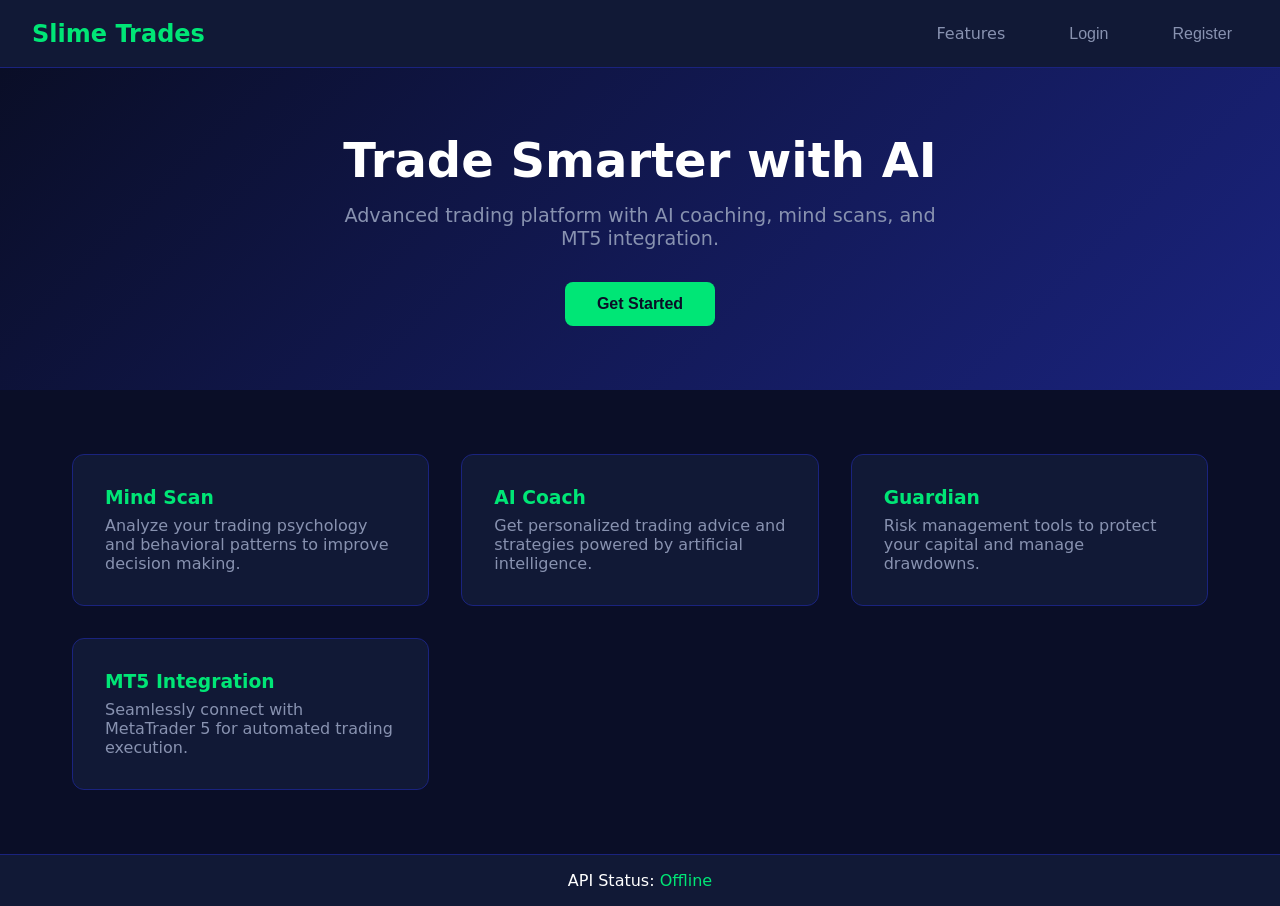
<file: frontend/dashboard.html>
<!DOCTYPE html>
<html lang="en">
<head>
    <meta charset="UTF-8">
    <meta name="viewport" content="width=device-width, initial-scale=1.0">
    <title>Slime Trades - Dashboard</title>
    <style>
        * { margin: 0; padding: 0; box-sizing: border-box; }
        body {
            font-family: 'Segoe UI', system-ui, sans-serif;
            background: #0a0e27;
            color: #fff;
            min-height: 100vh;
        }
        .navbar {
            background: #111936;
            padding: 1rem 2rem;
            display: flex;
            justify-content: space-between;
            align-items: center;
            border-bottom: 1px solid #1a237e;
        }
        .logo { font-size: 1.5rem; font-weight: bold; color: #00e676; }
        .nav-links {
            display: flex;
            gap: 2rem;
            align-items: center;
        }
        .nav-links span { color: #8892b0; }
        .nav-links button {
            color: #ff5252;
            background: none;
            border: 1px solid #ff5252;
            padding: 0.5rem 1rem;
            border-radius: 6px;
            cursor: pointer;
            transition: all 0.3s;
        }
        .nav-links button:hover {
            background: #ff5252;
            color: #fff;
        }
        .dashboard {
            padding: 3rem 2rem;
            max-width: 1200px;
            margin: 0 auto;
        }
        .welcome {
            background: #111936;
            padding: 2rem;
            border-radius: 12px;
            border: 1px solid #1a237e;
            margin-bottom: 2rem;
        }
        .welcome h1 { color: #00e676; margin-bottom: 0.5rem; }
        .welcome p { color: #8892b0; }
        .grid {
            display: grid;
            grid-template-columns: repeat(auto-fit, minmax(280px, 1fr));
            gap: 2rem;
        }
        .card {
            background: #111936;
            padding: 2rem;
            border-radius: 12px;
            border: 1px solid #1a237e;
            transition: transform 0.3s, border-color 0.3s;
            cursor: pointer;
        }
        .card:hover {
            transform: translateY(-5px);
            border-color: #00e676;
        }
        .card h3 { color: #00e676; margin-bottom: 1rem; }
        .card p { color: #8892b0; margin-bottom: 1rem; }
        .card .btn {
            background: #00e676;
            color: #0a0e27;
            padding: 0.6rem 1.2rem;
            border: none;
            border-radius: 6px;
            font-weight: bold;
            cursor: pointer;
            text-decoration: none;
            display: inline-block;
        }
        .hidden { display: none !important; }
        .page { display: none; }
        .page.active { display: block; }
        .back-btn {
            background: #1a237e;
            color: #fff;
            padding: 0.5rem 1rem;
            border: none;
            border-radius: 6px;
            cursor: pointer;
            margin-bottom: 1rem;
        }
        .form-group { margin-bottom: 1rem; }
        .form-group label { display: block; color: #8892b0; margin-bottom: 0.3rem; }
        .form-group input, .form-group select {
            width: 100%;
            padding: 0.8rem;
            background: #0a0e27;
            border: 1px solid #1a237e;
            color: #fff;
            border-radius: 6px;
        }
        .result-box {
            background: #0a0e27;
            padding: 1rem;
            border-radius: 8px;
            margin-top: 1rem;
            border: 1px solid #1a237e;
        }
        .chat-box {
            height: 300px;
            overflow-y: auto;
            background: #0a0e27;
            padding: 1rem;
            border-radius: 8px;
            margin-bottom: 1rem;
            border: 1px solid #1a237e;
        }
        .chat-message { margin-bottom: 0.5rem; }
        .chat-message.user { color: #00e676; }
        .chat-message.ai { color: #8892b0; }
        .slider-container { margin-bottom: 1rem; }
        .slider-container label { display: block; color: #8892b0; margin-bottom: 0.3rem; }
        .slider-container input[type="range"] { width: 100%; }
        .slider-value { color: #00e676; font-weight: bold; }
    </style>
</head>
<body>
    <nav class="navbar">
        <div class="logo"> Slime Trades</div>
        <div class="nav-links">
            <span id="userEmail"></span>
            <button onclick="logout()">Logout</button>
        </div>
    </nav>

    <!-- Main Dashboard -->
    <div id="mainDashboard" class="dashboard page active">
        <div class="welcome">
            <h1>Welcome back, Trader!</h1>
            <p>Your trading dashboard is ready. Choose a tool below to get started.</p>
        </div>
        <div class="grid">
            <div class="card" onclick="showPage('mindScanPage')">
                <h3> Mind Scan</h3>
                <p>Analyze your trading psychology and emotional readiness.</p>
                <button class="btn">Start Analysis</button>
            </div>
            <div class="card" onclick="showPage('aiCoachPage')">
                <h3> AI Coach</h3>
                <p>Chat with our AI trading coach for personalized advice.</p>
                <button class="btn">Start Chat</button>
            </div>
            <div class="card" onclick="showPage('guardianPage')">
                <h3> Guardian</h3>
                <p>Risk management tools including position sizing and risk analysis.</p>
                <button class="btn">Open Guardian</button>
            </div>
            <div class="card" onclick="showPage('mt5Page')">
                <h3> MT5 Integration</h3>
                <p>Connect and manage your MetaTrader 5 accounts.</p>
                <button class="btn">Connect MT5</button>
            </div>
        </div>
    </div>

    <!-- Mind Scan Page -->
    <div id="mindScanPage" class="dashboard page">
        <button class="back-btn" onclick="showPage('mainDashboard')"> Back</button>
        <div class="welcome">
            <h1> Mind Scan</h1>
            <p>Rate your current mental state to assess your trading readiness.</p>
        </div>
        <div class="grid">
            <div class="card">
                <h3>New Scan</h3>
                <div class="slider-container">
                    <label>Stress Level (1-10): <span class="slider-value" id="stressValue">5</span></label>
                    <input type="range" id="stress" min="1" max="10" value="5" oninput="document.getElementById('stressValue').textContent = this.value">
                </div>
                <div class="slider-container">
                    <label>Focus Level (1-10): <span class="slider-value" id="focusValue">5</span></label>
                    <input type="range" id="focus" min="1" max="10" value="5" oninput="document.getElementById('focusValue').textContent = this.value">
                </div>
                <div class="slider-container">
                    <label>Confidence (1-10): <span class="slider-value" id="confidenceValue">5</span></label>
                    <input type="range" id="confidence" min="1" max="10" value="5" oninput="document.getElementById('confidenceValue').textContent = this.value">
                </div>
                <div class="slider-container">
                    <label>Sleep Quality (1-10): <span class="slider-value" id="sleepValue">5</span></label>
                    <input type="range" id="sleep" min="1" max="10" value="5" oninput="document.getElementById('sleepValue').textContent = this.value">
                </div>
                <button class="btn" onclick="submitMindScan()">Analyze Readiness</button>
                <div id="mindScanResult" class="result-box hidden"></div>
            </div>
            <div class="card">
                <h3>Latest Scan</h3>
                <div id="latestScan">
                    <p style="color: #8892b0;">Loading...</p>
                </div>
                <button class="btn" onclick="loadLatestScan()">Refresh</button>
            </div>
        </div>
    </div>

    <!-- AI Coach Page -->
    <div id="aiCoachPage" class="dashboard page">
        <button class="back-btn" onclick="showPage('mainDashboard')"> Back</button>
        <div class="welcome">
            <h1> AI Coach</h1>
            <p>Chat with your personal AI trading coach.</p>
        </div>
        <div class="chat-box" id="chatBox">
            <div class="chat-message ai">AI: Hello! I'm your trading coach. How can I help you today?</div>
        </div>
        <div style="display: flex; gap: 0.5rem;">
            <input type="text" id="chatInput" placeholder="Type your message..." style="flex: 1; padding: 0.8rem; background: #0a0e27; border: 1px solid #1a237e; color: #fff; border-radius: 6px;">
            <button class="btn" onclick="sendChatMessage()">Send</button>
        </div>
    </div>

    <!-- Guardian Page -->
    <div id="guardianPage" class="dashboard page">
        <button class="back-btn" onclick="showPage('mainDashboard')"> Back</button>
        <div class="welcome">
            <h1> Guardian</h1>
            <p>Risk management tools to protect your capital.</p>
        </div>
        <div class="grid">
            <div class="card">
                <h3>Position Size Calculator</h3>
                <div class="form-group">
                    <label>Account Balance ($)</label>
                    <input type="number" id="psBalance" value="10000">
                </div>
                <div class="form-group">
                    <label>Risk Percent (%)</label>
                    <input type="number" id="psRisk" value="1">
                </div>
                <div class="form-group">
                    <label>Stop Loss (pips)</label>
                    <input type="number" id="psStopLoss" value="20">
                </div>
                <div class="form-group">
                    <label>Currency Pair</label>
                    <select id="psPair">
                        <option value="EUR/USD">EUR/USD</option>
                        <option value="GBP/USD">GBP/USD</option>
                        <option value="USD/JPY">USD/JPY</option>
                        <option value="XAU/USD">XAU/USD</option>
                    </select>
                </div>
                <button class="btn" onclick="calculatePositionSize()">Calculate</button>
                <div id="psResult" class="result-box hidden"></div>
            </div>
            <div class="card">
                <h3>Risk of Ruin Calculator</h3>
                <div class="form-group">
                    <label>Account Balance ($)</label>
                    <input type="number" id="rorBalance" value="10000">
                </div>
                <div class="form-group">
                    <label>Risk Per Trade (%)</label>
                    <input type="number" id="rorRisk" value="1">
                </div>
                <div class="form-group">
                    <label>Win Rate (%)</label>
                    <input type="number" id="rorWinRate" value="55">
                </div>
                <div class="form-group">
                    <label>Reward:Risk Ratio</label>
                    <input type="number" id="rorRatio" value="2">
                </div>
                <button class="btn" onclick="calculateRiskOfRuin()">Calculate</button>
                <div id="rorResult" class="result-box hidden"></div>
            </div>
        </div>
    </div>

    <!-- MT5 Page -->
    <div id="mt5Page" class="dashboard page">
        <button class="back-btn" onclick="showPage('mainDashboard')"> Back</button>
        <div class="welcome">
            <h1> MT5 Integration</h1>
            <p>Manage your MetaTrader 5 accounts.</p>
        </div>
        <div class="grid">
            <div class="card">
                <h3>Add MT5 Account</h3>
                <div class="form-group">
                    <label>Account Name</label>
                    <input type="text" id="mt5Name" placeholder="My Trading Account">
                </div>
                <div class="form-group">
                    <label>Account Number</label>
                    <input type="text" id="mt5Number" placeholder="12345678">
                </div>
                <div class="form-group">
                    <label>Server</label>
                    <input type="text" id="mt5Server" placeholder="Broker-Server">
                </div>
                <button class="btn" onclick="addMT5Account()">Add Account</button>
                <div id="mt5Result" class="result-box hidden"></div>
            </div>
            <div class="card">
                <h3>My Accounts</h3>
                <div id="mt5AccountsList">
                    <p style="color: #8892b0;">Loading accounts...</p>
                </div>
                <button class="btn" onclick="loadMT5Accounts()">Refresh</button>
            </div>
        </div>
    </div>

    <script>
        const API_URL = 'https://slime-trades.onrender.com';
        const token = localStorage.getItem('token');

        if (!token) {
            window.location.href = 'index.html';
        }

        try {
            const payload = JSON.parse(atob(token.split('.')[1]));
            document.getElementById('userEmail').textContent = payload.sub || 'User';
        } catch (e) {
            document.getElementById('userEmail').textContent = 'User';
        }

        function logout() {
            localStorage.removeItem('token');
            window.location.href = 'index.html';
        }

        function showPage(pageId) {
            document.querySelectorAll('.page').forEach(p => p.classList.remove('active'));
            document.getElementById(pageId).classList.add('active');
        }

        async function apiCall(endpoint, method = 'GET', body = null) {
            const options = {
                method,
                headers: {
                    'Authorization': `Bearer ${token}`,
                    'Content-Type': 'application/json'
                }
            };
            if (body) options.body = JSON.stringify(body);
            const res = await fetch(`${API_URL}${endpoint}`, options);
            return res.json();
        }

        // Mind Scan
        async function submitMindScan() {
            const stress = parseInt(document.getElementById('stress').value);
            const focus = parseInt(document.getElementById('focus').value);
            const confidence = parseInt(document.getElementById('confidence').value);
            const sleep = parseInt(document.getElementById('sleep').value);

            try {
                const data = await apiCall('/mind-scans/', 'POST', { stress, focus, confidence, sleep });
                const resultDiv = document.getElementById('mindScanResult');
                resultDiv.classList.remove('hidden');
                resultDiv.innerHTML = `
                    <strong style="color: #00e676;">Scan Results:</strong><br>
                    Readiness Score: ${data.readiness_score}/100<br>
                    Status: <span style="color: ${data.label === 'Ready' ? '#00e676' : data.label === 'Caution' ? '#ffc107' : '#ff5252'}">${data.label}</span><br>
                    Advice: ${data.advice}
                `;
                loadLatestScan();
            } catch (e) {
                alert('Error: ' + e.message);
            }
        }

        async function loadLatestScan() {
            const latestDiv = document.getElementById('latestScan');
            latestDiv.innerHTML = '<p style="color: #8892b0;">Loading...</p>';
            try {
                const data = await apiCall('/mind-scans/latest');
                latestDiv.innerHTML = `
                    <strong>Readiness: ${data.readiness_score}/100</strong><br>
                    <span style="color: ${data.label === 'Ready' ? '#00e676' : data.label === 'Caution' ? '#ffc107' : '#ff5252'}">${data.label}</span><br>
                    <span style="color: #8892b0; font-size: 0.9rem;">${data.advice}</span>
                `;
            } catch (e) {
                latestDiv.innerHTML = '<p style="color: #8892b0;">No scans yet. Create your first scan!</p>';
            }
        }

        // AI Coach
        async function sendChatMessage() {
            const input = document.getElementById('chatInput');
            const message = input.value.trim();
            if (!message) return;

            const chatBox = document.getElementById('chatBox');
            chatBox.innerHTML += `<div class="chat-message user">You: ${message}</div>`;
            input.value = '';

            try {
                const data = await apiCall('/ai/sessions', 'POST', { personality: 'trading_coach', title: 'Trading Help' });
                const msgData = await apiCall('/ai/messages', 'POST', { conversation_id: data.id, content: message });
                chatBox.innerHTML += `<div class="chat-message ai">AI: ${msgData.content || 'Let me analyze that for you.'}</div>`;
            } catch (e) {
                chatBox.innerHTML += `<div class="chat-message ai">AI: I'm here to help with your trading questions!</div>`;
            }
            chatBox.scrollTop = chatBox.scrollHeight;
        }

        // Guardian - Position Size
        async function calculatePositionSize() {
            const balance = parseFloat(document.getElementById('psBalance').value);
            const risk = parseFloat(document.getElementById('psRisk').value);
            const stopLoss = parseFloat(document.getElementById('psStopLoss').value);
            const pair = document.getElementById('psPair').value;

            try {
                const data = await apiCall('/guardian/position-size', 'POST', {
                    balance, risk_percent: risk, stop_loss_pips: stopLoss, pair
                });
                const resultDiv = document.getElementById('psResult');
                resultDiv.classList.remove('hidden');
                resultDiv.innerHTML = `
                    <strong style="color: #00e676;">Position Size Results:</strong><br>
                    Risk Amount: $${data.risk_amount?.toFixed(2) || 'N/A'}<br>
                    Lot Size: ${data.lot_size?.toFixed(2) || 'N/A'}<br>
                    Units: ${data.units || 'N/A'}
                `;
            } catch (e) {
                alert('Error: ' + e.message);
            }
        }

        // Guardian - Risk of Ruin
        async function calculateRiskOfRuin() {
            const balance = parseFloat(document.getElementById('rorBalance').value);
            const risk = parseFloat(document.getElementById('rorRisk').value);
            const winRate = parseFloat(document.getElementById('rorWinRate').value);
            const ratio = parseFloat(document.getElementById('rorRatio').value);

            try {
                const data = await apiCall('/guardian/risk-of-ruin', 'POST', {
                    balance, risk_percent: risk, win_rate: winRate, reward_risk_ratio: ratio
                });
                const resultDiv = document.getElementById('rorResult');
                resultDiv.classList.remove('hidden');
                resultDiv.innerHTML = `
                    <strong style="color: #00e676;">Risk Analysis:</strong><br>
                    Ruin Probability: ${data.ruin_probability}%<br>
                    Max Drawdown: $${data.max_drawdown}<br>
                    Expected Value: $${data.expected_value_per_trade}<br>
                    Risk Label: <span style="color: ${data.risk_label === 'Safe' ? '#00e676' : data.risk_label === 'Moderate' ? '#ffc107' : '#ff5252'}">${data.risk_label}</span>
                `;
            } catch (e) {
                alert('Error: ' + e.message);
            }
        }

        // MT5
        async function addMT5Account() {
            const name = document.getElementById('mt5Name').value;
            const number = document.getElementById('mt5Number').value;
            const server = document.getElementById('mt5Server').value;

            try {
                const data = await apiCall('/mt5/accounts', 'POST', {
                    name, account_number: number, server
                });
                const resultDiv = document.getElementById('mt5Result');
                resultDiv.classList.remove('hidden');
                resultDiv.innerHTML = `<strong style="color: #00e676;">Account added successfully!</strong>`;
                loadMT5Accounts();
            } catch (e) {
                alert('Error: ' + e.message);
            }
        }

        async function loadMT5Accounts() {
            const listDiv = document.getElementById('mt5AccountsList');
            listDiv.innerHTML = '<p style="color: #8892b0;">Loading...</p>';
            try {
                const accounts = await apiCall('/mt5/accounts');
                if (accounts.length === 0) {
                    listDiv.innerHTML = '<p style="color: #8892b0;">No accounts added yet.</p>';
                    return;
                }
                listDiv.innerHTML = accounts.map(acc => `
                    <div style="background: #0a0e27; padding: 1rem; border-radius: 6px; margin-bottom: 0.5rem;">
                        <strong>${acc.name}</strong><br>
                        <span style="color: #8892b0;">${acc.account_number} | ${acc.server}</span><br>
                        <span style="color: ${acc.is_connected ? '#00e676' : '#ff5252'}">${acc.is_connected ? ' Connected' : ' Offline'}</span>
                    </div>
                `).join('');
            } catch (e) {
                listDiv.innerHTML = '<p style="color: #ff5252;">Failed to load accounts.</p>';
            }
        }
    </script>
</body>
</html>
</file>
<file: prototype/style.css>
/* ========================================
   SLIME TRADES — PROTOTYPE STYLES
   Dark theme | Slime Green #00FF88
   ======================================== */

:root {
    --bg-primary: #0A0A0A;
    --bg-secondary: #111111;
    --bg-card: #161616;
    --bg-card-hover: #1C1C1C;
    --bg-input: #1A1A1A;
    --border: #2A2A2A;
    --border-light: #333333;

    --slime: #00FF88;
    --slime-dim: #00CC6A;
    --slime-glow: rgba(0, 255, 136, 0.15);

    --text-primary: #FFFFFF;
    --text-secondary: #A0A0A0;
    --text-muted: #666666;

    --positive: #00FF88;
    --negative: #FF4757;
    --warning: #FFA502;
    --info: #3742FA;

    --radius-sm: 8px;
    --radius-md: 12px;
    --radius-lg: 16px;
    --radius-xl: 24px;

    --font-body: 'Inter', -apple-system, sans-serif;
    --font-mono: 'JetBrains Mono', monospace;

    --shadow-sm: 0 2px 8px rgba(0,0,0,0.3);
    --shadow-md: 0 4px 24px rgba(0,0,0,0.4);
    --shadow-glow: 0 0 40px rgba(0, 255, 136, 0.1);
}

* {
    margin: 0;
    padding: 0;
    box-sizing: border-box;
}

html {
    scroll-behavior: smooth;
}

body {
    font-family: var(--font-body);
    background: var(--bg-primary);
    color: var(--text-primary);
    line-height: 1.6;
    overflow-x: hidden;
}

/* ===== NAVBAR ===== */
.navbar {
    position: fixed;
    top: 0;
    left: 0;
    right: 0;
    z-index: 1000;
    display: flex;
    align-items: center;
    justify-content: space-between;
    padding: 16px 48px;
    background: rgba(10, 10, 10, 0.8);
    backdrop-filter: blur(20px);
    border-bottom: 1px solid var(--border);
}

.nav-brand {
    display: flex;
    align-items: center;
    gap: 10px;
}

.logo-icon {
    font-size: 24px;
    width: 36px;
    height: 36px;
    display: flex;
    align-items: center;
    justify-content: center;
    background: linear-gradient(135deg, var(--slime), var(--slime-dim));
    border-radius: 10px;
}

.logo-text {
    font-size: 20px;
    font-weight: 800;
    letter-spacing: -0.5px;
}

.logo-accent {
    color: var(--slime);
}

.nav-links {
    display: flex;
    gap: 32px;
}

.nav-links a {
    color: var(--text-secondary);
    text-decoration: none;
    font-size: 14px;
    font-weight: 500;
    transition: color 0.2s;
}

.nav-links a:hover {
    color: var(--slime);
}

.nav-actions {
    display: flex;
    gap: 12px;
}

/* ===== BUTTONS ===== */
.btn {
    padding: 10px 20px;
    border-radius: var(--radius-sm);
    font-family: var(--font-body);
    font-size: 14px;
    font-weight: 600;
    cursor: pointer;
    border: none;
    transition: all 0.2s;
    display: inline-flex;
    align-items: center;
    justify-content: center;
    gap: 8px;
}

.btn-primary {
    background: linear-gradient(135deg, var(--slime), var(--slime-dim));
    color: #000;
}

.btn-primary:hover {
    transform: translateY(-2px);
    box-shadow: 0 8px 24px rgba(0, 255, 136, 0.3);
}

.btn-outline {
    background: transparent;
    color: var(--text-primary);
    border: 1px solid var(--border-light);
}

.btn-outline:hover {
    border-color: var(--slime);
    color: var(--slime);
}

.btn-ghost {
    background: transparent;
    color: var(--text-secondary);
}

.btn-ghost:hover {
    color: var(--text-primary);
}

.btn-lg {
    padding: 14px 32px;
    font-size: 16px;
    border-radius: var(--radius-md);
}

.btn-sm {
    padding: 6px 14px;
    font-size: 12px;
}

.btn-block {
    width: 100%;
}

/* ===== HERO ===== */
.hero {
    position: relative;
    min-height: 100vh;
    display: flex;
    align-items: center;
    justify-content: center;
    text-align: center;
    padding: 120px 24px 80px;
    overflow: hidden;
}

.hero-bg {
    position: absolute;
    inset: 0;
    z-index: 0;
}

.blob {
    position: absolute;
    border-radius: 50%;
    filter: blur(80px);
    opacity: 0.4;
}

.blob-1 {
    width: 500px;
    height: 500px;
    background: var(--slime);
    top: -100px;
    right: -100px;
    opacity: 0.15;
}

.blob-2 {
    width: 400px;
    height: 400px;
    background: #3742FA;
    bottom: -100px;
    left: -100px;
    opacity: 0.1;
}

.blob-3 {
    width: 300px;
    height: 300px;
    background: var(--slime);
    top: 50%;
    left: 50%;
    transform: translate(-50%, -50%);
    opacity: 0.05;
}

.hero-content {
    position: relative;
    z-index: 1;
    max-width: 800px;
}

.badge {
    display: inline-flex;
    align-items: center;
    gap: 8px;
    padding: 8px 16px;
    background: var(--bg-card);
    border: 1px solid var(--border);
    border-radius: 100px;
    font-size: 13px;
    color: var(--text-secondary);
    margin-bottom: 24px;
}

.badge-dot {
    width: 8px;
    height: 8px;
    background: var(--slime);
    border-radius: 50%;
    animation: pulse 2s infinite;
}

@keyframes pulse {
    0%, 100% { opacity: 1; }
    50% { opacity: 0.4; }
}

.hero-title {
    font-size: clamp(40px, 6vw, 72px);
    font-weight: 900;
    line-height: 1.1;
    letter-spacing: -2px;
    margin-bottom: 20px;
}

.gradient-text {
    background: linear-gradient(135deg, var(--slime), #00CCFF);
    -webkit-background-clip: text;
    -webkit-text-fill-color: transparent;
    background-clip: text;
}

.hero-subtitle {
    font-size: 18px;
    color: var(--text-secondary);
    max-width: 560px;
    margin: 0 auto 32px;
    line-height: 1.7;
}

.hero-cta {
    display: flex;
    gap: 16px;
    justify-content: center;
    margin-bottom: 48px;
}

.hero-stats {
    display: flex;
    justify-content: center;
    gap: 48px;
}

.stat {
    text-align: center;
}

.stat-value {
    display: block;
    font-size: 28px;
    font-weight: 800;
    color: var(--slime);
}

.stat-label {
    font-size: 13px;
    color: var(--text-muted);
}

/* ===== SECTIONS ===== */
.section {
    padding: 100px 24px;
}

.container {
    max-width: 1200px;
    margin: 0 auto;
}

.section-header {
    text-align: center;
    margin-bottom: 60px;
}

.section-tag {
    display: inline-block;
    padding: 6px 14px;
    background: var(--slime-glow);
    border: 1px solid rgba(0, 255, 136, 0.2);
    border-radius: 100px;
    font-size: 12px;
    font-weight: 600;
    color: var(--slime);
    text-transform: uppercase;
    letter-spacing: 1px;
    margin-bottom: 16px;
}

.section-header h2 {
    font-size: clamp(28px, 4vw, 42px);
    font-weight: 800;
    margin-bottom: 12px;
}

.section-header p {
    color: var(--text-secondary);
    font-size: 16px;
    max-width: 500px;
    margin: 0 auto;
}

/* ===== DASHBOARD ===== */
.dashboard-section {
    background: linear-gradient(180deg, var(--bg-primary) 0%, var(--bg-secondary) 100%);
}

.dashboard-card {
    background: var(--bg-card);
    border: 1px solid var(--border);
    border-radius: var(--radius-xl);
    padding: 32px;
    box-shadow: var(--shadow-md);
}

.dashboard-header {
    display: flex;
    justify-content: space-between;
    align-items: center;
    margin-bottom: 24px;
    padding-bottom: 16px;
    border-bottom: 1px solid var(--border);
}

.dashboard-title {
    display: flex;
    align-items: center;
    gap: 10px;
    font-weight: 600;
}

.live-dot {
    width: 8px;
    height: 8px;
    background: var(--slime);
    border-radius: 50%;
    animation: pulse 2s infinite;
}

.dashboard-time {
    font-family: var(--font-mono);
    font-size: 13px;
    color: var(--text-muted);
}

.dashboard-grid {
    display: grid;
    grid-template-columns: repeat(4, 1fr);
    gap: 20px;
}

.dash-widget {
    background: var(--bg-secondary);
    border: 1px solid var(--border);
    border-radius: var(--radius-md);
    padding: 20px;
}

.widget-label {
    font-size: 12px;
    color: var(--text-muted);
    text-transform: uppercase;
    letter-spacing: 0.5px;
    margin-bottom: 8px;
}

.widget-value {
    font-size: 28px;
    font-weight: 800;
    margin-bottom: 4px;
}

.widget-value.positive {
    color: var(--positive);
}

.widget-value.negative {
    color: var(--negative);
}

.widget-change {
    font-size: 13px;
    color: var(--text-secondary);
}

.widget-change.positive {
    color: var(--positive);
}

.mini-chart {
    height: 40px;
    margin-top: 12px;
    background: linear-gradient(90deg, var(--slime-glow), transparent);
    border-radius: 4px;
    position: relative;
    overflow: hidden;
}

.mini-chart::after {
    content: '';
    position: absolute;
    bottom: 0;
    left: 0;
    right: 0;
    height: 2px;
    background: var(--slime);
    opacity: 0.5;
}

.pnl-bars {
    display: flex;
    height: 6px;
    border-radius: 3px;
    overflow: hidden;
    margin-top: 12px;
}

.pnl-bar.win {
    background: var(--positive);
}

.pnl-bar.loss {
    background: var(--negative);
}

/* Readiness Ring */
.readiness-ring {
    position: relative;
    width: 80px;
    height: 80px;
    margin: 8px auto;
}

.readiness-ring svg {
    transform: rotate(-90deg);
    width: 100%;
    height: 100%;
}

.ring-bg {
    fill: none;
    stroke: var(--border);
    stroke-width: 8;
}

.ring-progress {
    fill: none;
    stroke: var(--slime);
    stroke-width: 8;
    stroke-linecap: round;
    transition: stroke-dashoffset 1s ease;
}

.readiness-score {
    position: absolute;
    top: 50%;
    left: 50%;
    transform: translate(-50%, -50%);
    font-size: 22px;
    font-weight: 800;
    color: var(--slime);
}

.readiness-label {
    text-align: center;
    font-size: 12px;
    font-weight: 600;
    padding: 4px 12px;
    border-radius: 100px;
    margin-top: 4px;
}

.readiness-label.good {
    background: rgba(0, 255, 136, 0.1);
    color: var(--slime);
}

.trade-list {
    margin-top: 12px;
}

.trade-item {
    display: flex;
    justify-content: space-between;
    align-items: center;
    padding: 6px 0;
    font-size: 13px;
    border-bottom: 1px solid var(--border);
}

.trade-item:last-child {
    border-bottom: none;
}

.trade-pair {
    font-weight: 600;
}

.trade-dir {
    font-size: 10px;
    font-weight: 700;
    padding: 2px 8px;
    border-radius: 4px;
}

.trade-dir.long {
    background: rgba(0, 255, 136, 0.15);
    color: var(--slime);
}

.trade-dir.short {
    background: rgba(255, 71, 87, 0.15);
    color: var(--negative);
}

.trade-pnl.positive {
    color: var(--positive);
}

.trade-pnl.negative {
    color: var(--negative);
}

/* ===== MIND SCAN ===== */
.mindscan-section {
    background: var(--bg-secondary);
}

.mindscan-card {
    display: grid;
    grid-template-columns: 1fr 1fr;
    gap: 48px;
    background: var(--bg-card);
    border: 1px solid var(--border);
    border-radius: var(--radius-xl);
    padding: 48px;
    box-shadow: var(--shadow-md);
}

.mindscan-left h3 {
    font-size: 24px;
    margin-bottom: 8px;
}

.mindscan-left > p {
    color: var(--text-secondary);
    margin-bottom: 32px;
}

.scan-sliders {
    display: flex;
    flex-direction: column;
    gap: 24px;
    margin-bottom: 32px;
}

.slider-group label {
    display: block;
    font-size: 14px;
    font-weight: 600;
    margin-bottom: 10px;
}

.slider-track {
    display: flex;
    align-items: center;
    gap: 16px;
}

.slider-track input[type="range"] {
    flex: 1;
    -webkit-appearance: none;
    appearance: none;
    height: 6px;
    background: var(--border);
    border-radius: 3px;
    outline: none;
}

.slider-track input[type="range"]::-webkit-slider-thumb {
    -webkit-appearance: none;
    appearance: none;
    width: 20px;
    height: 20px;
    background: var(--slime);
    border-radius: 50%;
    cursor: pointer;
    box-shadow: 0 0 12px rgba(0, 255, 136, 0.4);
}

.slider-value {
    font-family: var(--font-mono);
    font-size: 14px;
    font-weight: 600;
    color: var(--slime);
    min-width: 48px;
    text-align: right;
}

.btn-scan {
    width: 100%;
    padding: 16px;
    font-size: 16px;
}

.scan-icon {
    font-size: 20px;
}

/* Scan Result */
.scan-result {
    background: var(--bg-secondary);
    border: 1px solid var(--border);
    border-radius: var(--radius-lg);
    padding: 32px;
    height: 100%;
    display: flex;
    flex-direction: column;
    justify-content: center;
    align-items: center;
    text-align: center;
}

.result-placeholder {
    color: var(--text-muted);
}

.result-icon {
    font-size: 48px;
    margin-bottom: 16px;
}

.result-score {
    font-size: 64px;
    font-weight: 900;
    color: var(--slime);
    line-height: 1;
    margin-bottom: 8px;
}

.result-label {
    font-size: 18px;
    font-weight: 700;
    margin-bottom: 16px;
}

.result-advice {
    color: var(--text-secondary);
    font-size: 14px;
    line-height: 1.7;
    max-width: 300px;
}

.result-breakdown {
    width: 100%;
    margin-top: 24px;
}

.breakdown-item {
    display: flex;
    justify-content: space-between;
    align-items: center;
    padding: 10px 0;
    border-bottom: 1px solid var(--border);
    font-size: 14px;
}

.breakdown-bar {
    width: 100px;
    height: 6px;
    background: var(--border);
    border-radius: 3px;
    overflow: hidden;
}

.breakdown-fill {
    height: 100%;
    border-radius: 3px;
    transition: width 0.5s ease;
}

/* ===== AI COACH ===== */
.coach-section {
    background: var(--bg-primary);
}

.coach-card {
    display: grid;
    grid-template-columns: 280px 1fr;
    background: var(--bg-card);
    border: 1px solid var(--border);
    border-radius: var(--radius-xl);
    overflow: hidden;
    box-shadow: var(--shadow-md);
    min-height: 500px;
}

.coach-sidebar {
    background: var(--bg-secondary);
    border-right: 1px solid var(--border);
    padding: 32px 24px;
}

.coach-avatar {
    text-align: center;
    margin-bottom: 32px;
}

.avatar-ring {
    width: 64px;
    height: 64px;
    border-radius: 50%;
    background: linear-gradient(135deg, var(--slime), var(--slime-dim));
    display: flex;
    align-items: center;
    justify-content: center;
    font-size: 28px;
    margin: 0 auto 12px;
    box-shadow: 0 0 24px rgba(0, 255, 136, 0.3);
}

.coach-name {
    font-weight: 700;
    font-size: 16px;
}

.coach-status {
    font-size: 12px;
    color: var(--text-muted);
    display: flex;
    align-items: center;
    justify-content: center;
    gap: 6px;
    margin-top: 4px;
}

.status-dot {
    width: 6px;
    height: 6px;
    border-radius: 50%;
}

.status-dot.online {
    background: var(--slime);
    animation: pulse 2s infinite;
}

.coach-topics {
    display: flex;
    flex-direction: column;
    gap: 4px;
}

.topic {
    padding: 10px 14px;
    border-radius: var(--radius-sm);
    font-size: 13px;
    font-weight: 500;
    color: var(--text-secondary);
    cursor: pointer;
    transition: all 0.2s;
}

.topic:hover, .topic.active {
    background: var(--slime-glow);
    color: var(--slime);
}

/* Chat */
.coach-chat {
    display: flex;
    flex-direction: column;
}

.chat-header {
    display: flex;
    justify-content: space-between;
    align-items: center;
    padding: 16px 24px;
    border-bottom: 1px solid var(--border);
    font-weight: 600;
}

.chat-messages {
    flex: 1;
    padding: 24px;
    overflow-y: auto;
    display: flex;
    flex-direction: column;
    gap: 16px;
}

.message {
    display: flex;
    gap: 12px;
    max-width: 85%;
}

.message-avatar {
    width: 32px;
    height: 32px;
    border-radius: 50%;
    display: flex;
    align-items: center;
    justify-content: center;
    font-size: 14px;
    flex-shrink: 0;
}

.ai-message .message-avatar {
    background: linear-gradient(135deg, var(--slime), var(--slime-dim));
}

.user-message {
    align-self: flex-end;
    flex-direction: row-reverse;
}

.user-message .message-avatar {
    background: var(--border-light);
}

.message-bubble {
    background: var(--bg-secondary);
    border: 1px solid var(--border);
    border-radius: var(--radius-md);
    padding: 14px 18px;
    font-size: 14px;
    line-height: 1.6;
}

.ai-message .message-bubble {
    background: var(--bg-secondary);
}

.message-bubble p {
    margin-bottom: 8px;
}

.message-bubble p:last-child {
    margin-bottom: 0;
}

.message-bubble ul {
    margin: 8px 0;
    padding-left: 20px;
}

.message-bubble li {
    margin-bottom: 4px;
}

.message-time {
    display: block;
    font-size: 11px;
    color: var(--text-muted);
    margin-top: 8px;
}

.chat-input {
    display: flex;
    gap: 12px;
    padding: 16px 24px;
    border-top: 1px solid var(--border);
}

.chat-input input {
    flex: 1;
    background: var(--bg-secondary);
    border: 1px solid var(--border);
    border-radius: var(--radius-md);
    padding: 12px 16px;
    color: var(--text-primary);
    font-family: var(--font-body);
    font-size: 14px;
    outline: none;
}

.chat-input input:focus {
    border-color: var(--slime);
}

.chat-input input::placeholder {
    color: var(--text-muted);
}

/* ===== GUARDIAN ===== */
.guardian-section {
    background: linear-gradient(180deg, var(--bg-secondary) 0%, var(--bg-primary) 100%);
}

.guardian-grid {
    display: grid;
    grid-template-columns: repeat(3, 1fr);
    gap: 20px;
}

.guardian-card {
    background: var(--bg-card);
    border: 1px solid var(--border);
    border-radius: var(--radius-lg);
    padding: 28px;
    transition: all 0.3s;
}

.guardian-card:hover {
    border-color: var(--border-light);
    transform: translateY(-4px);
}

.guardian-card.active {
    border-color: rgba(0, 255, 136, 0.3);
    background: linear-gradient(180deg, var(--bg-card) 0%, rgba(0, 255, 136, 0.03) 100%);
}

.guardian-icon {
    font-size: 28px;
    margin-bottom: 16px;
}

.guardian-card h4 {
    font-size: 16px;
    margin-bottom: 8px;
}

.guardian-card > p {
    font-size: 13px;
    color: var(--text-secondary);
    margin-bottom: 20px;
    line-height: 1.5;
}

.guardian-toggle {
    display: flex;
    align-items: center;
    gap: 10px;
    font-size: 13px;
    font-weight: 600;
}

.toggle-switch {
    width: 40px;
    height: 22px;
    background: var(--border);
    border-radius: 11px;
    position: relative;
    cursor: pointer;
    transition: background 0.3s;
}

.toggle-switch::after {
    content: '';
    position: absolute;
    width: 18px;
    height: 18px;
    background: var(--text-secondary);
    border-radius: 50%;
    top: 2px;
    left: 2px;
    transition: all 0.3s;
}

.toggle-switch.active {
    background: rgba(0, 255, 136, 0.3);
}

.toggle-switch.active::after {
    background: var(--slime);
    left: 20px;
}

/* ===== TOOLS ===== */
.tools-section {
    background: var(--bg-secondary);
}

.tools-grid {
    display: grid;
    grid-template-columns: repeat(2, 1fr);
    gap: 32px;
}

.tool-card {
    background: var(--bg-card);
    border: 1px solid var(--border);
    border-radius: var(--radius-xl);
    overflow: hidden;
    box-shadow: var(--shadow-md);
}

.tool-header {
    display: flex;
    align-items: center;
    gap: 16px;
    padding: 24px 28px;
    border-bottom: 1px solid var(--border);
}

.tool-icon {
    font-size: 32px;
    width: 56px;
    height: 56px;
    display: flex;
    align-items: center;
    justify-content: center;
    background: var(--bg-secondary);
    border-radius: var(--radius-md);
}

.tool-header h3 {
    font-size: 18px;
    margin-bottom: 2px;
}

.tool-header p {
    font-size: 13px;
    color: var(--text-secondary);
}

.tool-body {
    padding: 28px;
}

.input-group {
    margin-bottom: 20px;
}

.input-group label {
    display: block;
    font-size: 13px;
    font-weight: 600;
    color: var(--text-secondary);
    margin-bottom: 8px;
    text-transform: uppercase;
    letter-spacing: 0.5px;
}

.input-group input,
.input-group select {
    width: 100%;
    background: var(--bg-input);
    border: 1px solid var(--border);
    border-radius: var(--radius-sm);
    padding: 12px 14px;
    color: var(--text-primary);
    font-family: var(--font-body);
    font-size: 15px;
    outline: none;
    transition: border-color 0.2s;
}

.input-group input:focus,
.input-group select:focus {
    border-color: var(--slime);
}

.tool-result {
    background: var(--bg-secondary);
    border: 1px solid var(--border);
    border-radius: var(--radius-md);
    padding: 20px;
    margin-top: 8px;
}

.result-row {
    display: flex;
    justify-content: space-between;
    align-items: center;
    padding: 8px 0;
    font-size: 14px;
}

.result-row:not(:last-child) {
    border-bottom: 1px solid var(--border);
}

.result-value {
    font-family: var(--font-mono);
    font-weight: 600;
    color: var(--text-primary);
}

.result-value.highlight {
    color: var(--slime);
    font-size: 16px;
}

/* Risk Visual */
.risk-visual {
    margin-top: 20px;
}

.risk-bar {
    height: 8px;
    background: linear-gradient(90deg, var(--positive) 0%, var(--warning) 50%, var(--negative) 100%);
    border-radius: 4px;
    position: relative;
    overflow: hidden;
}

.risk-fill {
    position: absolute;
    right: 0;
    top: 0;
    bottom: 0;
    background: var(--bg-card);
    border-radius: 0 4px 4px 0;
    transition: width 0.5s ease;
}

.risk-labels {
    display: flex;
    justify-content: space-between;
    margin-top: 8px;
    font-size: 11px;
    color: var(--text-muted);
}

/* ===== PRICING ===== */
.pricing-section {
    background: var(--bg-primary);
}

.pricing-grid {
    display: grid;
    grid-template-columns: repeat(3, 1fr);
    gap: 24px;
    align-items: start;
}

.pricing-card {
    background: var(--bg-card);
    border: 1px solid var(--border);
    border-radius: var(--radius-xl);
    padding: 40px 32px;
    position: relative;
    transition: all 0.3s;
}

.pricing-card:hover {
    transform: translateY(-8px);
    box-shadow: var(--shadow-glow);
}

.pricing-card.popular {
    border-color: var(--slime);
    background: linear-gradient(180deg, var(--bg-card) 0%, rgba(0, 255, 136, 0.05) 100%);
    transform: scale(1.05);
}

.pricing-card.popular:hover {
    transform: scale(1.05) translateY(-8px);
}

.popular-badge {
    position: absolute;
    top: -12px;
    left: 50%;
    transform: translateX(-50%);
    background: var(--slime);
    color: #000;
    font-size: 11px;
    font-weight: 800;
    text-transform: uppercase;
    letter-spacing: 1px;
    padding: 6px 16px;
    border-radius: 100px;
}

.pricing-name {
    font-size: 20px;
    font-weight: 700;
    margin-bottom: 8px;
}

.pricing-price {
    font-size: 48px;
    font-weight: 900;
    margin-bottom: 8px;
    display: flex;
    align-items: flex-start;
}

.pricing-price .currency {
    font-size: 24px;
    font-weight: 600;
    margin-top: 4px;
}

.pricing-price .period {
    font-size: 16px;
    font-weight: 400;
    color: var(--text-muted);
    margin-left: 4px;
    margin-top: 8px;
}

.pricing-desc {
    font-size: 14px;
    color: var(--text-secondary);
    margin-bottom: 24px;
    line-height: 1.5;
}

.pricing-features {
    list-style: none;
    margin-bottom: 32px;
}

.pricing-features li {
    padding: 10px 0;
    font-size: 14px;
    border-bottom: 1px solid var(--border);
}

.pricing-features li:last-child {
    border-bottom: none;
}

/* ===== FOOTER ===== */
.footer {
    background: var(--bg-secondary);
    border-top: 1px solid var(--border);
    padding: 64px 24px 32px;
}

.footer-grid {
    display: grid;
    grid-template-columns: 2fr 1fr 1fr 1fr;
    gap: 48px;
    margin-bottom: 48px;
}

.footer-brand > p {
    color: var(--text-secondary);
    font-size: 14px;
    margin: 16px 0;
    line-height: 1.6;
}

.social-links {
    display: flex;
    gap: 16px;
}

.social-links a {
    color: var(--text-muted);
    text-decoration: none;
    font-size: 16px;
    transition: color 0.2s;
}

.social-links a:hover {
    color: var(--slime);
}

.footer-links h4 {
    font-size: 14px;
    font-weight: 700;
    margin-bottom: 20px;
    text-transform: uppercase;
    letter-spacing: 0.5px;
}

.footer-links a {
    display: block;
    color: var(--text-secondary);
    text-decoration: none;
    font-size: 14px;
    padding: 6px 0;
    transition: color 0.2s;
}

.footer-links a:hover {
    color: var(--slime);
}

.footer-bottom {
    display: flex;
    justify-content: space-between;
    align-items: center;
    padding-top: 24px;
    border-top: 1px solid var(--border);
    font-size: 13px;
    color: var(--text-muted);
}

.footer-legal {
    display: flex;
    gap: 24px;
}

.footer-legal a {
    color: var(--text-muted);
    text-decoration: none;
    transition: color 0.2s;
}

.footer-legal a:hover {
    color: var(--text-primary);
}

/* ===== RESPONSIVE ===== */
@media (max-width: 1024px) {
    .dashboard-grid {
        grid-template-columns: repeat(2, 1fr);
    }
    .mindscan-card {
        grid-template-columns: 1fr;
    }
    .coach-card {
        grid-template-columns: 1fr;
    }
    .coach-sidebar {
        border-right: none;
        border-bottom: 1px solid var(--border);
    }
    .guardian-grid {
        grid-template-columns: repeat(2, 1fr);
    }
    .tools-grid {
        grid-template-columns: 1fr;
    }
    .pricing-grid {
        grid-template-columns: 1fr;
        max-width: 400px;
        margin: 0 auto;
    }
    .pricing-card.popular {
        transform: none;
    }
    .pricing-card.popular:hover {
        transform: translateY(-8px);
    }
    .footer-grid {
        grid-template-columns: repeat(2, 1fr);
    }
}

@media (max-width: 768px) {
    .navbar {
        padding: 12px 20px;
    }
    .nav-links {
        display: none;
    }
    .hero-stats {
        flex-direction: column;
        gap: 24px;
    }
    .hero-cta {
        flex-direction: column;
    }
    .dashboard-grid {
        grid-template-columns: 1fr;
    }
    .guardian-grid {
        grid-template-columns: 1fr;
    }
    .footer-grid {
        grid-template-columns: 1fr;
    }
    .footer-bottom {
        flex-direction: column;
        gap: 16px;
        text-align: center;
    }
    .section {
        padding: 60px 16px;
    }
}

/* Scrollbar */
::-webkit-scrollbar {
    width: 8px;
}

::-webkit-scrollbar-track {
    background: var(--bg-primary);
}

::-webkit-scrollbar-thumb {
    background: var(--border);
    border-radius: 4px;
}

::-webkit-scrollbar-thumb:hover {
    background: var(--border-light);
}

/* ===== JOURNAL SECTION ===== */
.journal-section {
    background: var(--bg-primary);
}

.journal-layout {
    display: grid;
    grid-template-columns: 1fr 1fr;
    gap: 32px;
}

.journal-form-card,
.journal-list-card {
    background: var(--bg-card);
    border: 1px solid var(--border);
    border-radius: var(--radius-xl);
    padding: 32px;
}

.journal-form-card h3,
.journal-list-card h3 {
    font-size: 18px;
    margin-bottom: 24px;
}

.journal-form .form-row {
    display: grid;
    grid-template-columns: 1fr 1fr;
    gap: 16px;
    margin-bottom: 0;
}

.journal-form .input-group {
    margin-bottom: 16px;
}

.journal-form textarea {
    width: 100%;
    background: var(--bg-input);
    border: 1px solid var(--border);
    border-radius: var(--radius-sm);
    padding: 12px 14px;
    color: var(--text-primary);
    font-family: var(--font-body);
    font-size: 14px;
    resize: vertical;
    outline: none;
}

.journal-form textarea:focus {
    border-color: var(--slime);
}

.direction-toggle,
.outcome-toggle {
    display: flex;
    gap: 4px;
    background: var(--bg-input);
    border-radius: var(--radius-sm);
    padding: 4px;
}

.dir-btn,
.out-btn {
    flex: 1;
    padding: 8px;
    border: none;
    background: transparent;
    color: var(--text-secondary);
    font-family: var(--font-body);
    font-size: 12px;
    font-weight: 700;
    border-radius: 6px;
    cursor: pointer;
    transition: all 0.2s;
}

.dir-btn.active,
.out-btn.active {
    background: var(--slime);
    color: #000;
}

.emotion-tags {
    display: flex;
    flex-wrap: wrap;
    gap: 8px;
}

.emotion-tag {
    padding: 6px 14px;
    background: var(--bg-input);
    border: 1px solid var(--border);
    border-radius: 100px;
    font-size: 13px;
    color: var(--text-secondary);
    cursor: pointer;
    transition: all 0.2s;
}

.emotion-tag:hover,
.emotion-tag.active {
    background: var(--slime-glow);
    border-color: var(--slime);
    color: var(--slime);
}

.journal-header {
    display: flex;
    justify-content: space-between;
    align-items: center;
    margin-bottom: 20px;
}

.journal-stats {
    display: flex;
    gap: 12px;
}

.j-stat {
    padding: 4px 12px;
    border-radius: 100px;
    font-size: 12px;
    font-weight: 600;
}

.j-stat.win {
    background: rgba(0, 255, 136, 0.15);
    color: var(--slime);
}

.j-stat.loss {
    background: rgba(255, 71, 87, 0.15);
    color: var(--negative);
}

.journal-entries {
    display: flex;
    flex-direction: column;
    gap: 8px;
}

.journal-entry {
    display: flex;
    align-items: center;
    justify-content: space-between;
    padding: 14px 16px;
    background: var(--bg-secondary);
    border: 1px solid var(--border);
    border-radius: var(--radius-sm);
    transition: all 0.2s;
}

.journal-entry:hover {
    border-color: var(--border-light);
}

.entry-main {
    flex: 1;
}

.entry-pair {
    font-weight: 700;
    font-size: 14px;
    margin-bottom: 2px;
}

.entry-meta {
    display: flex;
    gap: 8px;
    font-size: 12px;
}

.entry-dir {
    font-size: 10px;
    font-weight: 700;
    padding: 2px 8px;
    border-radius: 4px;
}

.entry-dir.long {
    background: rgba(0, 255, 136, 0.15);
    color: var(--slime);
}

.entry-dir.short {
    background: rgba(255, 71, 87, 0.15);
    color: var(--negative);
}

.entry-date {
    color: var(--text-muted);
}

.entry-pnl {
    font-family: var(--font-mono);
    font-weight: 600;
    font-size: 14px;
    margin: 0 16px;
}

.entry-emotion {
    font-size: 12px;
    color: var(--text-muted);
    background: var(--bg-input);
    padding: 4px 10px;
    border-radius: 100px;
}

/* ===== MT5 SECTION ===== */
.mt5-section {
    background: var(--bg-secondary);
}

.mt5-layout {
    display: grid;
    grid-template-columns: 1fr 1fr;
    gap: 32px;
}

.mt5-connection-card,
.mt5-trades-card {
    background: var(--bg-card);
    border: 1px solid var(--border);
    border-radius: var(--radius-xl);
    padding: 32px;
}

.mt5-status-header {
    display: flex;
    align-items: center;
    gap: 16px;
    margin-bottom: 24px;
    padding-bottom: 20px;
    border-bottom: 1px solid var(--border);
}

.mt5-broker-logo {
    font-size: 40px;
    width: 64px;
    height: 64px;
    display: flex;
    align-items: center;
    justify-content: center;
    background: var(--bg-secondary);
    border-radius: var(--radius-md);
}

.mt5-broker-info {
    flex: 1;
}

.mt5-broker-info h3 {
    font-size: 18px;
    margin-bottom: 4px;
}

.mt5-status {
    display: flex;
    align-items: center;
    gap: 8px;
    font-size: 13px;
    color: var(--text-muted);
}

.status-indicator {
    width: 8px;
    height: 8px;
    border-radius: 50%;
}

.status-indicator.online {
    background: var(--slime);
    animation: pulse 2s infinite;
}

.status-indicator.offline {
    background: var(--text-muted);
}

.mt5-fields .input-group {
    margin-bottom: 16px;
}

.mt5-options {
    display: flex;
    flex-direction: column;
    gap: 10px;
    margin-bottom: 20px;
}

.checkbox-label {
    display: flex;
    align-items: center;
    gap: 10px;
    font-size: 14px;
    color: var(--text-secondary);
    cursor: pointer;
}

.checkbox-label input {
    width: 18px;
    height: 18px;
    accent-color: var(--slime);
}

.mt5-connected {
    text-align: center;
}

.sync-stats {
    display: grid;
    grid-template-columns: repeat(3, 1fr);
    gap: 16px;
    margin-bottom: 20px;
}

.sync-stat {
    background: var(--bg-secondary);
    border: 1px solid var(--border);
    border-radius: var(--radius-sm);
    padding: 16px;
    text-align: center;
}

.sync-label {
    display: block;
    font-size: 11px;
    color: var(--text-muted);
    text-transform: uppercase;
    letter-spacing: 0.5px;
    margin-bottom: 4px;
}

.sync-value {
    font-size: 18px;
    font-weight: 700;
}

.mt5-trades-card h3 {
    font-size: 18px;
    margin-bottom: 20px;
}

.mt5-trades-list {
    margin-bottom: 20px;
}

.mt5-trade {
    display: grid;
    grid-template-columns: 1fr 60px 60px 1fr 50px;
    align-items: center;
    padding: 10px 0;
    font-size: 13px;
    border-bottom: 1px solid var(--border);
}

.mt5-trade:last-child {
    border-bottom: none;
}

.mt5-trade-pair {
    font-weight: 700;
}

.mt5-trade-type {
    font-size: 11px;
    font-weight: 700;
}

.mt5-trade-lots {
    font-family: var(--font-mono);
    color: var(--text-secondary);
}

.mt5-trade-pnl {
    font-family: var(--font-mono);
    font-weight: 600;
    text-align: right;
}

.mt5-trade-time {
    color: var(--text-muted);
    text-align: right;
    font-size: 12px;
}

.mt5-sync-log {
    background: var(--bg-secondary);
    border: 1px solid var(--border);
    border-radius: var(--radius-sm);
    padding: 16px;
    max-height: 160px;
    overflow-y: auto;
}

.log-entry {
    font-size: 12px;
    color: var(--text-secondary);
    padding: 4px 0;
    font-family: var(--font-mono);
}

.log-time {
    color: var(--text-muted);
    margin-right: 8px;
}

/* ===== SETTINGS SECTION ===== */
.settings-section {
    background: var(--bg-primary);
}

.settings-layout {
    display: grid;
    grid-template-columns: 240px 1fr;
    gap: 32px;
    background: var(--bg-card);
    border: 1px solid var(--border);
    border-radius: var(--radius-xl);
    overflow: hidden;
}

.settings-sidebar {
    background: var(--bg-secondary);
    border-right: 1px solid var(--border);
    padding: 24px 0;
}

.settings-tab {
    padding: 12px 24px;
    font-size: 14px;
    font-weight: 500;
    color: var(--text-secondary);
    cursor: pointer;
    transition: all 0.2s;
    border-left: 3px solid transparent;
}

.settings-tab:hover {
    color: var(--text-primary);
    background: var(--bg-card);
}

.settings-tab.active {
    color: var(--slime);
    background: var(--slime-glow);
    border-left-color: var(--slime);
}

.settings-content {
    padding: 32px;
}

.settings-panel {
    display: none;
}

.settings-panel.active {
    display: block;
    animation: fadeIn 0.3s ease;
}

@keyframes fadeIn {
    from { opacity: 0; transform: translateY(10px); }
    to { opacity: 1; transform: translateY(0); }
}

.settings-panel h3 {
    font-size: 20px;
    margin-bottom: 24px;
    padding-bottom: 16px;
    border-bottom: 1px solid var(--border);
}

.settings-avatar-row {
    display: flex;
    align-items: center;
    gap: 16px;
    margin-bottom: 24px;
}

.settings-avatar {
    width: 64px;
    height: 64px;
    border-radius: 50%;
    background: var(--bg-secondary);
    border: 2px solid var(--border);
    display: flex;
    align-items: center;
    justify-content: center;
    font-size: 28px;
}

.setting-item {
    display: flex;
    justify-content: space-between;
    align-items: center;
    padding: 16px 0;
    border-bottom: 1px solid var(--border);
}

.setting-item:last-child {
    border-bottom: none;
}

.setting-info {
    flex: 1;
}

.setting-title {
    font-size: 14px;
    font-weight: 600;
    margin-bottom: 4px;
}

.setting-desc {
    font-size: 13px;
    color: var(--text-secondary);
}

.personality-options {
    display: grid;
    grid-template-columns: repeat(3, 1fr);
    gap: 12px;
}

.personality-card {
    background: var(--bg-secondary);
    border: 2px solid var(--border);
    border-radius: var(--radius-md);
    padding: 20px;
    text-align: center;
    cursor: pointer;
    transition: all 0.2s;
}

.personality-card:hover {
    border-color: var(--border-light);
}

.personality-card.active {
    border-color: var(--slime);
    background: var(--slime-glow);
}

.p-emoji {
    font-size: 32px;
    margin-bottom: 8px;
}

.p-name {
    font-size: 13px;
    font-weight: 700;
    margin-bottom: 4px;
}

.p-desc {
    font-size: 11px;
    color: var(--text-secondary);
    line-height: 1.4;
}

/* Responsive for new sections */
@media (max-width: 1024px) {
    .journal-layout,
    .mt5-layout {
        grid-template-columns: 1fr;
    }
    .settings-layout {
        grid-template-columns: 1fr;
    }
    .settings-sidebar {
        display: flex;
        overflow-x: auto;
        border-right: none;
        border-bottom: 1px solid var(--border);
        padding: 12px;
    }
    .settings-tab {
        white-space: nowrap;
        border-left: none;
        border-bottom: 3px solid transparent;
    }
    .settings-tab.active {
        border-left-color: transparent;
        border-bottom-color: var(--slime);
    }
    .personality-options {
        grid-template-columns: 1fr;
    }
}

@media (max-width: 768px) {
    .journal-form .form-row {
        grid-template-columns: 1fr;
    }
    .mt5-trade {
        grid-template-columns: 1fr 1fr;
        gap: 4px;
    }
    .sync-stats {
        grid-template-columns: 1fr;
    }
}
</file>
